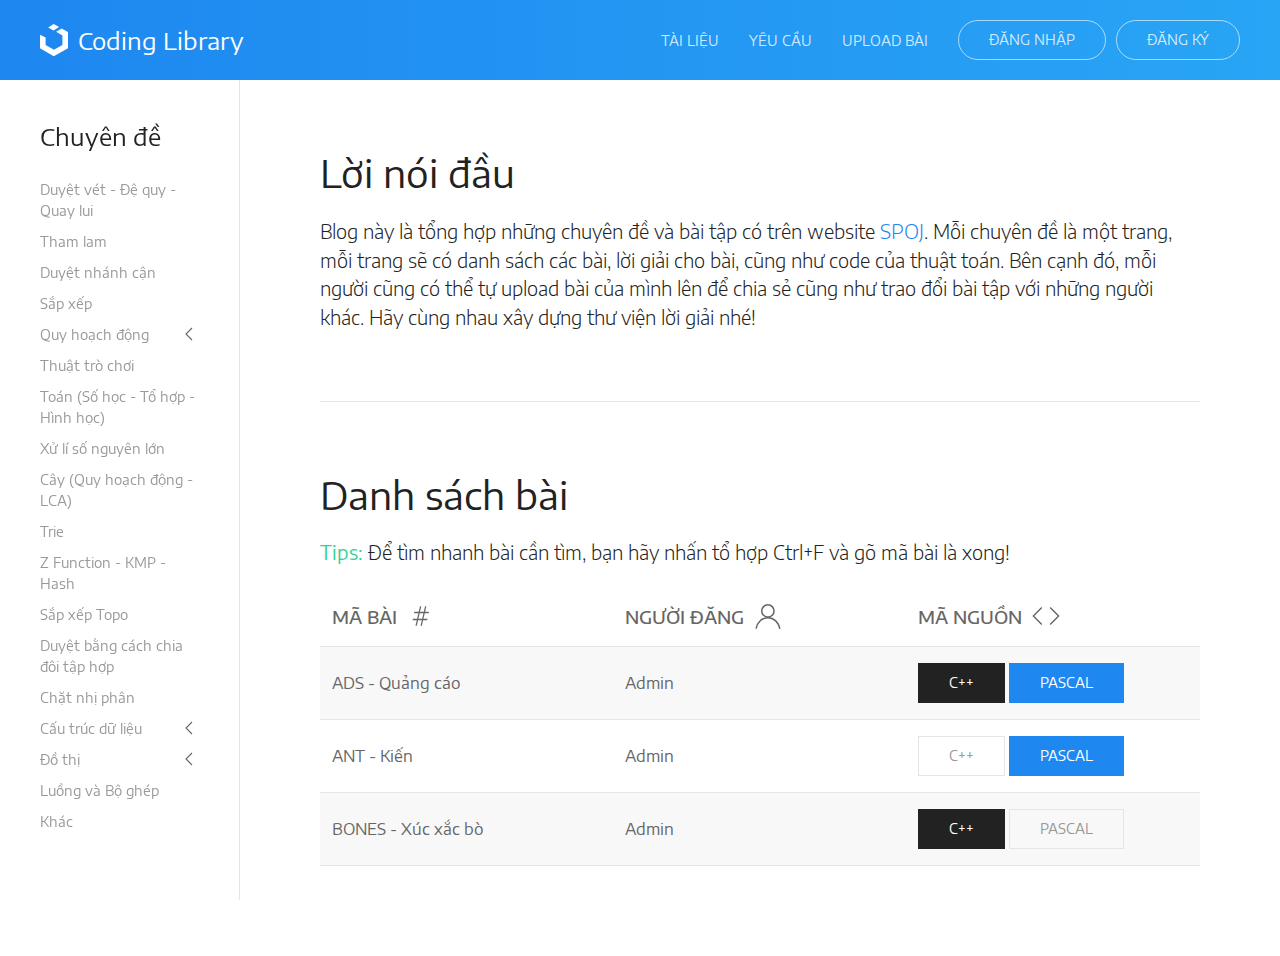
<file: index.html>
<!DOCTYPE html>
<html lang="en">
<head>
    <meta charset="UTF-8">
    <meta name="viewport" content="width=device-width, initial-scale=1">
    <link rel="icon" href="src/favicon.png">
    <title>Home</title>
    <link rel="stylesheet" href="css/uikit-tm.css">
    <script src="js/uikit.js"></script>
    <script src="js/uikit-icons.js"></script>
</head>
<body>
    <div class="uk-offcanvas-content">
        <!-- Navbar -->
        <nav class="uk-navbar-container tm-navbar-container uk-sticky uk-active uk-sticky-fixed" uk-sticky="media: 960">
            <div class="uk-container uk-container-expand">
                <nav class="uk-navbar">
                    <!-- Logo -->
                    <div class="uk-navbar-left">
                        <a class="uk-navbar-item uk-logo" href="#"><img uk-svg src="src/uikit-logo.svg" width="28" class="uk-margin-small-right" hidden="true" alt="">Coding Library</a>
                    </div>
                    <!-- Items -->
                    <div class="uk-navbar-right">
                        <ul class="uk-navbar-nav uk-visible@m">
                            <li><a href="document.html">Tài liệu</a></li>
                            <li><a href="request.html">Yêu cầu</a></li>
                            <li><a href="upload.html">Upload bài</a></li>
                        </ul>
                        <div class="uk-navbar-item uk-visible@m">
                            <a href="signin.html" class="uk-button uk-button-default tm-button-default uk-icon">Đăng nhập</a>
                            <a href="signup.html" class="uk-button uk-button-default tm-button-default uk-icon uk-margin-small-left">Đăng ký</a>
                        </div>
                        <!-- Toggle Icon -->
                        <a uk-navbar-toggle-icon href="#offcanvas" uk-toggle class="uk-navbar-toggle uk-hidden@m uk-navbar-toggle-icon uk-icon"></a>
                    </div>
                </nav>
            </div>
        </nav>
        <!-- Navaside -->
        <aside class="tm-sidebar-left uk-visible@m">
            <h3>Chuyên đề</h3>
            <ul class="uk-nav uk-nav-primary uk-nav-parent-icon tm-nav" id="uk-darkness" uk-nav="multiple: true">
                <li><a href="#">Duyệt vét - Đệ quy - Quay lui</a></li>
                <li><a href="algorithm.html">Tham lam</a></li>
                <li><a href="#">Duyệt nhánh cận</a></li>
                <li><a href="#">Sắp xếp</a></li>
                <li class="uk-parent">
                    <a href="#">Quy hoạch động</a>
                    <ul class="uk-nav-sub" id="uk-darkness">
                        <li><a href="#">Quy hoạch động</a></li>
                        <li><a href="#">Quy hoạch động dùng nhân ma trận</a></li>
                        <li><a href="#">Quy hoạch động - Vị trí cấu hình - Thứ tự từ điển</a></li>
                        <li><a href="#">Quy hoạch động - Dãy con tăng dài nhất</a></li>
                        <li><a href="#">Quy hoạch động trạng thái</a></li>
                    </ul>
                </li>

                <li><a href="#">Thuật trò chơi</a></li>
                <li><a href="#">Toán (Số học - Tổ hợp - Hình học)</a></li>
                <li><a href="#">Xử lí số nguyên lớn</a></li>
                <li><a href="#">Cây (Quy hoạch động - LCA)</a></li>
                <li><a href="#">Trie</a></li>
                <li><a href="#">Z Function - KMP - Hash</a></li>
                <li><a href="#">Sắp xếp Topo</a></li>
                <li><a href="#">Duyệt bằng cách chia đôi tập hợp</a></li>
                <li><a href="#">Chặt nhị phân</a></li>
                <li class="uk-parent">
                    <a href="#">Cấu trúc dữ liệu</a>
                    <ul class="uk-nav-sub" id="uk-darkness">
                        <li><a href="#">Heap (Priority Queue) + BST (Map - Set - Treap)</a></li>
                        <li><a href="#">Stack</a></li>
                        <li><a href="#">Queue</a></li>
                        <li><a href="#">Deque</a></li>
                        <li><a href="#">Binary Indexed Tree (BIT)</a></li>
                        <li><a href="#">Segment Tree (Interval Tree)</a></li>
                        <li><a href="#">Disjoint Set Union (DSU)</a></li>
                    </ul>
                </li>
                <li class="uk-parent">
                    <a href="#">Đồ thị</a>
                    <ul class="uk-nav-sub" id="uk-darkness">
                        <li><a href="#">DFS + BFS</a></li>
                        <li><a href="#">Cây khung (Kruskal - Prim)</a></li>
                        <li><a href="#">Đường đi ngắn nhất (Dijkstra)</a></li>
                        <li><a href="#">Chu trình Euler - Chu trình Hamilton</a></li>
                        <li><a href="#">Thuật toán Tarjan (Cầu khớp - Liên thông mạnh - Song liên thông)</a></li>
                    </ul>
                </li>
                <li><a href="#">Luồng và Bộ ghép</a></li>
                <li><a href="#">Khác</a></li>
            </ul>
        </aside>
        <!-- Content -->
        <div class="tm-main uk-section uk-section-default">
            <div class="uk-container uk-container-expand uk-position-relative">
                <!-- About us -->
                <section>
                    <h1 class="uk-h1 tm-heading-fragment">Lời nói đầu</h1>
                    <p class="uk-text-lead uk-text-medium">
                        Blog này là tổng hợp những chuyên đề và bài tập có trên website <a href="https://vn.spoj.com/" class="uk-button uk-button-text uk-button-text-link">SPOJ</a>. Mỗi chuyên đề là một trang, mỗi trang sẽ có danh sách các bài, lời giải cho bài, cũng như code của thuật toán. Bên cạnh đó, mỗi người cũng có thể tự upload bài của mình lên để chia sẻ cũng như trao đổi bài tập với những người khác. Hãy cùng nhau xây dựng thư viện lời giải nhé!
                    </p>
                </section>
                <hr class="uk-margin-large">
                <!-- Table -->
                <section>
                    <h1 class="uk-h1 tm-heading-fragment">Danh sách bài</h1>
                    <p class="uk-text-lead uk-text-medium">
                        <span class="uk-text-success uk-text-bold">Tips:</span> Để tìm nhanh bài cần tìm, bạn hãy nhấn tổ hợp Ctrl+F và gõ mã bài là xong!
                    </p>
                    <table class="uk-table uk-table-responsive uk-table-divider uk-table-striped uk-table-middle">
                        <thead>
                            <tr>
                            <th class="uk-width-1-3">Mã bài&nbsp;&nbsp;<span uk-icon="icon: hashtag; ratio: 1.4" class="uk-text-bottom"></span></th>
                            <th class="uk-width-1-3">Người đăng&nbsp;&nbsp;<span uk-icon="icon: user; ratio: 1.4" class="uk-text-bottom"></span></th>
                            <th class="uk-margin-0">Mã nguồn&nbsp;&nbsp;<span uk-icon="icon: code; ratio: 1.4" class="uk-text-bottom"></span></th>
                        </tr>
                        </thead>
                        <tbody>
                            <tr>
                                <td><a class="uk-text-table" href="">ADS - Quảng cáo</a></td>
                                <td>Admin</td>
                                <td>
                                    <button class="uk-button uk-button-secondary uk-margin-0">C++</button>
                                    <button class="uk-button uk-button-primary uk-margin-0">Pascal</button>
                                </td>
                            </tr>
                            <tr>
                                <td><a class="uk-text-table" href="detail.html">ANT - Kiến</a></td>
                                <td>Admin</td>
                                <td>
                                    <button class="uk-button uk-button-secondary uk-margin-0" disabled>C++</button>
                                    <button class="uk-button uk-button-primary uk-margin-0">Pascal</button>
                                </td>
                            </tr>
                            <tr>
                                <td><a class="uk-text-table" href="">BONES - Xúc xắc bò</a></td>
                                <td>Admin</td>
                                <td>
                                    <button class="uk-button uk-button-secondary uk-margin-0">C++</button>
                                    <button class="uk-button uk-button-primary uk-margin-0" disabled>Pascal</button>
                                </td>
                            </tr>
                        </tbody>
                    </table>
                </section>
            </div>
        </div>
    </div>
    <div id="offcanvas" class="uk-offcanvas" uk-offcanvas="mode: push; overlay: true">
        <div class="uk-offcanvas-bar">
            <div class="uk-panel">
                <div class="uk-margin-large-bottom" uk-margin>
                    <a class="uk-button uk-button-primary uk-width-1-1" href="signin.html">Đăng nhập</a>
                    <a class="uk-button uk-button-primary uk-width-1-1" href="signup.html">Đăng ký</a>
                </div>
                <div class="uk-darkness">
                    <h5 class="uk-text-uppercase uk-text-center uk-margin-small-top"><a href="document.html">Tài liệu</a></h5>
                    <h5 class="uk-text-uppercase uk-text-center uk-margin-small-top"><a href="request.html">Yêu cầu</a></h5>
                    <h5 class="uk-text-uppercase uk-text-center uk-margin-small-top"><a href="upload.html">Upload bài</a></h5>
                </div>
                <hr class="uk-margin-large">
                <h3 class="uk-margin-small-top">Chuyên đề</h3>
                <ul class="uk-nav uk-nav-default uk-nav-parent-icon tm-nav" id="uk-darkness" uk-nav="multiple: true">
                    <li><a href="#">Duyệt vét - Đệ quy - Quay lui</a></li>
                    <li><a href="algorithm.html">Tham lam</a></li>
                    <li><a href="#">Duyệt nhánh cận</a></li>
                    <li><a href="#">Sắp xếp</a></li>
                    <li class="uk-parent">
                        <a href="#">Quy hoạch động</a>
                        <ul class="uk-nav-sub" id="uk-darkness">
                            <li><a href="#">Quy hoạch động</a></li>
                            <li><a href="#">Quy hoạch động dùng nhân ma trận</a></li>
                            <li><a href="#">Quy hoạch động - Vị trí cấu hình - Thứ tự từ điển</a></li>
                            <li><a href="#">Quy hoạch động - Dãy con tăng dài nhất</a></li>
                            <li><a href="#">Quy hoạch động trạng thái</a></li>
                        </ul>
                    </li>

                    <li><a href="#">Thuật trò chơi</a></li>
                    <li><a href="#">Toán (Số học - Tổ hợp - Hình học)</a></li>
                    <li><a href="#">Xử lí số nguyên lớn</a></li>
                    <li><a href="#">Cây (Quy hoạch động - LCA)</a></li>
                    <li><a href="#">Trie</a></li>
                    <li><a href="#">Z Function - KMP - Hash</a></li>
                    <li><a href="#">Sắp xếp Topo</a></li>
                    <li><a href="#">Duyệt bằng cách chia đôi tập hợp</a></li>
                    <li><a href="#">Chặt nhị phân</a></li>
                    <li class="uk-parent">
                        <a href="#">Cấu trúc dữ liệu</a>
                        <ul class="uk-nav-sub" id="uk-darkness">
                            <li><a href="#">Heap (Priority Queue) + BST (Map - Set - Treap)</a></li>
                            <li><a href="#">Stack</a></li>
                            <li><a href="#">Queue</a></li>
                            <li><a href="#">Deque</a></li>
                            <li><a href="#">Binary Indexed Tree (BIT)</a></li>
                            <li><a href="#">Segment Tree (Interval Tree)</a></li>
                            <li><a href="#">Disjoint Set Union (DSU)</a></li>
                        </ul>
                    </li>
                    <li class="uk-parent">
                        <a href="#">Đồ thị</a>
                        <ul class="uk-nav-sub" id="uk-darkness">
                            <li><a href="#">DFS + BFS</a></li>
                            <li><a href="#">Cây khung (Kruskal - Prim)</a></li>
                            <li><a href="#">Đường đi ngắn nhất (Dijkstra)</a></li>
                            <li><a href="#">Chu trình Euler - Chu trình Hamilton</a></li>
                            <li><a href="#">Thuật toán Tarjan (Cầu khớp - Liên thông mạnh - Song liên thông)</a></li>
                        </ul>
                    </li>
                    <li><a href="#">Luồng và Bộ ghép</a></li>
                    <li><a href="#">Khác</a></li>
                </ul>
            </div>
        </div>
    </div>
</body>
</html>
</file>
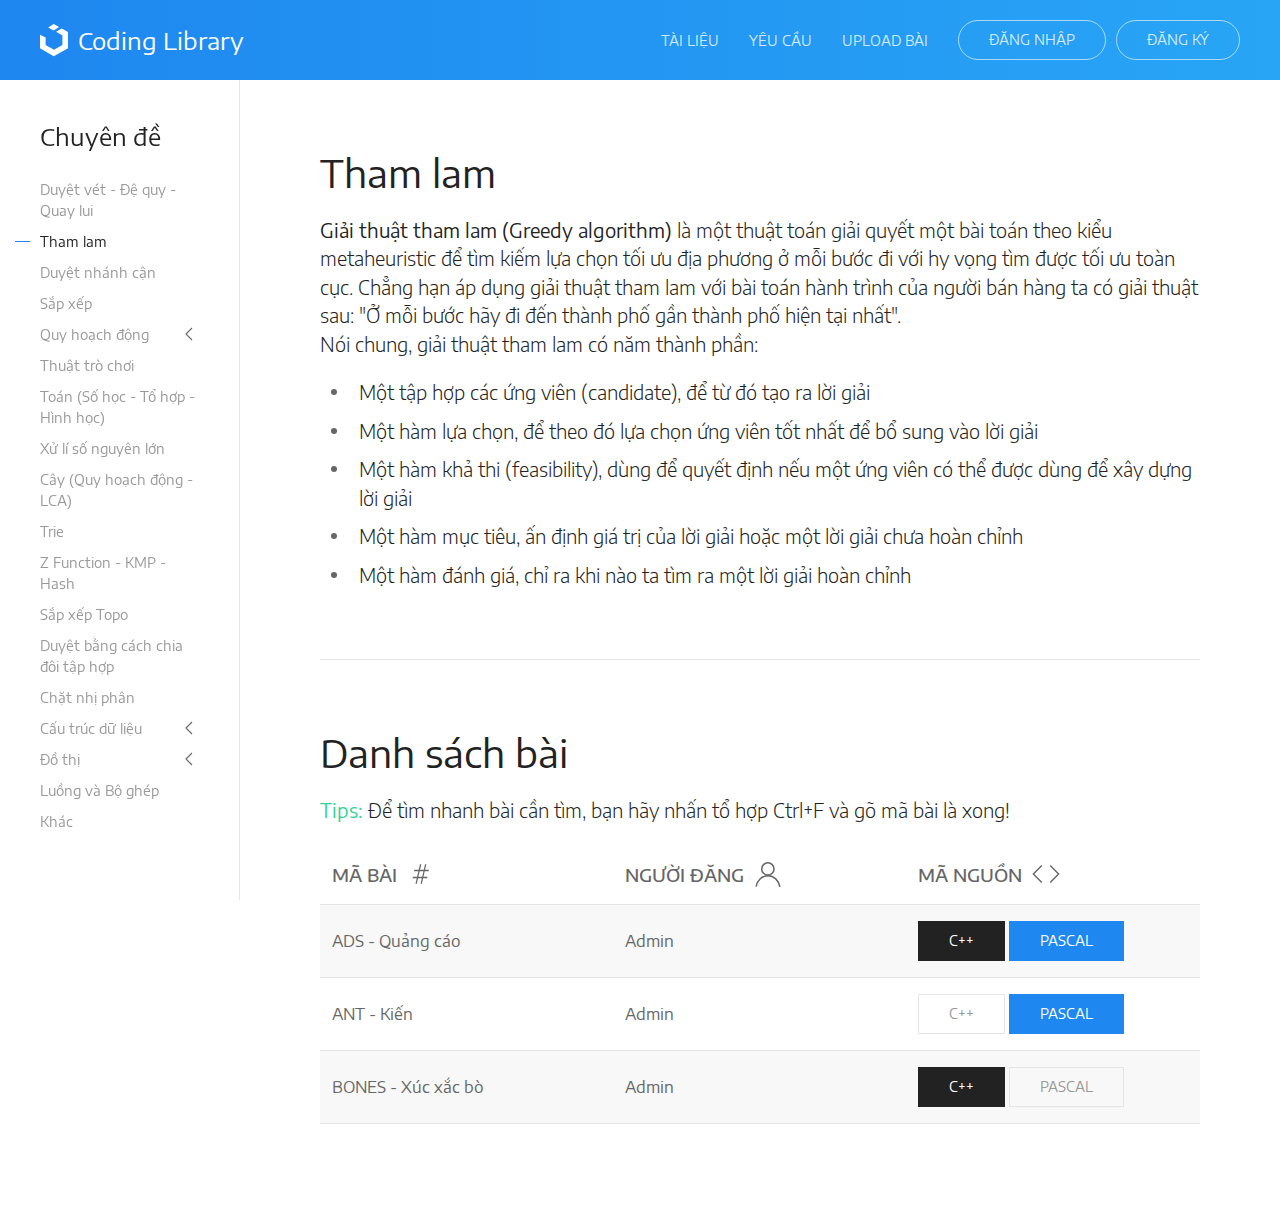
<file: algorithm.html>
<!DOCTYPE html>
<html lang="en">
<head>
    <meta charset="UTF-8">
    <meta name="viewport" content="width=device-width, initial-scale=1">
    <link rel="icon" href="src/favicon.png">
    <title>Algorithm</title>
    <link rel="stylesheet" href="css/uikit-tm.css">
    <script src="js/uikit.js"></script>
    <script src="js/uikit-icons.js"></script>
</head>
<body>
    <div class="uk-offcanvas-content">
        <!-- Navbar -->
        <nav class="uk-navbar-container tm-navbar-container uk-sticky uk-active uk-sticky-fixed" uk-sticky="media: 960">
            <div class="uk-container uk-container-expand">
                <nav class="uk-navbar">
                    <!-- Logo -->
                    <div class="uk-navbar-left">
                        <a class="uk-navbar-item uk-logo" href="index.html"><img uk-svg src="src/uikit-logo.svg" width="28" class="uk-margin-small-right" hidden="true" alt="">Coding Library</a>
                    </div>
                    <!-- Items -->
                    <div class="uk-navbar-right">
                        <ul class="uk-navbar-nav uk-visible@m">
                            <li><a href="document.html">Tài liệu</a></li>
                            <li><a href="request.html">Yêu cầu</a></li>
                            <li><a href="upload.html">Upload bài</a></li>
                        </ul>
                        <div class="uk-navbar-item uk-visible@m">
                            <a href="signin.html" class="uk-button uk-button-default tm-button-default uk-icon">Đăng nhập</a>
                            <a href="signup.html" class="uk-button uk-button-default tm-button-default uk-icon uk-margin-small-left">Đăng ký</a>
                        </div>
                        <!-- Toggle Icon -->
                        <a uk-navbar-toggle-icon href="#offcanvas" uk-toggle class="uk-navbar-toggle uk-hidden@m uk-navbar-toggle-icon uk-icon"></a>
                    </div>
                </nav>
            </div>
        </nav>
        <!-- Navaside -->
        <aside class="tm-sidebar-left uk-visible@m">
            <h3>Chuyên đề</h3>
            <ul class="uk-nav uk-nav-primary uk-nav-parent-icon tm-nav" id="uk-darkness" uk-nav="multiple: true">
                <li><a href="#">Duyệt vét - Đệ quy - Quay lui</a></li>
                <li class="router-link-exact-active uk-active"><a href="#">Tham lam</a></li>
                <li><a href="#">Duyệt nhánh cận</a></li>
                <li><a href="#">Sắp xếp</a></li>
                <li class="uk-parent">
                    <a href="#">Quy hoạch động</a>
                    <ul class="uk-nav-sub" id="uk-darkness">
                        <li><a href="#">Quy hoạch động</a></li>
                        <li><a href="#">Quy hoạch động dùng nhân ma trận</a></li>
                        <li><a href="#">Quy hoạch động - Vị trí cấu hình - Thứ tự từ điển</a></li>
                        <li><a href="#">Quy hoạch động - Dãy con tăng dài nhất</a></li>
                        <li><a href="#">Quy hoạch động trạng thái</a></li>
                    </ul>
                </li>

                <li><a href="#">Thuật trò chơi</a></li>
                <li><a href="#">Toán (Số học - Tổ hợp - Hình học)</a></li>
                <li><a href="#">Xử lí số nguyên lớn</a></li>
                <li><a href="#">Cây (Quy hoạch động - LCA)</a></li>
                <li><a href="#">Trie</a></li>
                <li><a href="#">Z Function - KMP - Hash</a></li>
                <li><a href="#">Sắp xếp Topo</a></li>
                <li><a href="#">Duyệt bằng cách chia đôi tập hợp</a></li>
                <li><a href="#">Chặt nhị phân</a></li>
                <li class="uk-parent">
                    <a href="#">Cấu trúc dữ liệu</a>
                    <ul class="uk-nav-sub" id="uk-darkness">
                        <li><a href="#">Heap (Priority Queue) + BST (Map - Set - Treap)</a></li>
                        <li><a href="#">Stack</a></li>
                        <li><a href="#">Queue</a></li>
                        <li><a href="#">Deque</a></li>
                        <li><a href="#">Binary Indexed Tree (BIT)</a></li>
                        <li><a href="#">Segment Tree (Interval Tree)</a></li>
                        <li><a href="#">Disjoint Set Union (DSU)</a></li>
                    </ul>
                </li>
                <li class="uk-parent">
                    <a href="#">Đồ thị</a>
                    <ul class="uk-nav-sub" id="uk-darkness">
                        <li><a href="#">DFS + BFS</a></li>
                        <li><a href="#">Cây khung (Kruskal - Prim)</a></li>
                        <li><a href="#">Đường đi ngắn nhất (Dijkstra)</a></li>
                        <li><a href="#">Chu trình Euler - Chu trình Hamilton</a></li>
                        <li><a href="#">Thuật toán Tarjan (Cầu khớp - Liên thông mạnh - Song liên thông)</a></li>
                    </ul>
                </li>
                <li><a href="#">Luồng và Bộ ghép</a></li>
                <li><a href="#">Khác</a></li>
            </ul>
        </aside>
        <!-- Content -->
        <div class="tm-main uk-section uk-section-default">
            <div class="uk-container uk-container-expand uk-position-relative">
                <!-- Table -->
                <section>
                    <h1 class="uk-h1 tm-heading-fragment">Tham lam</h1>
                    <p class="uk-text-lead uk-text-medium">
                        <strong>Giải thuật tham lam (Greedy algorithm)</strong> là một thuật toán giải quyết một bài toán theo kiểu metaheuristic để tìm kiếm lựa chọn tối ưu địa phương ở mỗi bước đi với hy vọng tìm được tối ưu toàn cục. Chẳng hạn áp dụng giải thuật tham lam với bài toán hành trình của người bán hàng ta có giải thuật sau: "Ở mỗi bước hãy đi đến thành phố gần thành phố hiện tại nhất". <br> Nói chung, giải thuật tham lam có năm thành phần: </p>
                    <ul class="uk-list uk-list-bullet uk-text-lead uk-text-medium">
                        <li>Một tập hợp các ứng viên (candidate), để từ đó tạo ra lời giải</li>
                        <li>Một hàm lựa chọn, để theo đó lựa chọn ứng viên tốt nhất để bổ sung vào lời giải</li>
                        <li>Một hàm khả thi (feasibility), dùng để quyết định nếu một ứng viên có thể được dùng để xây dựng lời giải</li>
                        <li>Một hàm mục tiêu, ấn định giá trị của lời giải hoặc một lời giải chưa hoàn chỉnh</li>
                        <li>Một hàm đánh giá, chỉ ra khi nào ta tìm ra một lời giải hoàn chỉnh</li>
                    </ul>
                    <p>
                    </p>
                </section>
                <hr class="uk-margin-large">
                <section>
                    <h1 class="uk-h1 tm-heading-fragment">Danh sách bài</h1>
                    <p class="uk-text-lead uk-text-medium">
                        <span class="uk-text-success uk-text-bold">Tips:</span> Để tìm nhanh bài cần tìm, bạn hãy nhấn tổ hợp Ctrl+F và gõ mã bài là xong!
                    </p>
                    <table class="uk-table uk-table-responsive uk-table-divider uk-table-striped uk-table-middle">
                        <thead>
                            <tr>
                                <th class="uk-width-1-3">Mã bài&nbsp;&nbsp;<span uk-icon="icon: hashtag; ratio: 1.4" class="uk-text-bottom"></span></th>
                                <th class="uk-width-1-3">Người đăng&nbsp;&nbsp;<span uk-icon="icon: user; ratio: 1.4" class="uk-text-bottom"></span></th>
                                <th class="uk-margin-0">Mã nguồn&nbsp;&nbsp;<span uk-icon="icon: code; ratio: 1.4" class="uk-text-bottom"></span></th>
                            </tr>
                        </thead>
                        <tbody>
                            <tr>
                                <td><a class="uk-text-table" href="#">ADS - Quảng cáo</a></td>
                                <td>Admin</td>
                                <td>
                                    <button class="uk-button uk-button-secondary uk-margin-0">C++</button>
                                    <button class="uk-button uk-button-primary uk-margin-0">Pascal</button>
                                </td>
                            </tr>
                            <tr>
                                <td><a class="uk-text-table" href="detail.html">ANT - Kiến</a></td>
                                <td>Admin</td>
                                <td>
                                    <button class="uk-button uk-button-secondary uk-margin-0" disabled>C++</button>
                                    <button class="uk-button uk-button-primary uk-margin-0">Pascal</button>
                                </td>
                            </tr>
                            <tr>
                                <td><a class="uk-text-table" href="#">BONES - Xúc xắc bò</a></td>
                                <td>Admin</td>
                                <td>
                                    <button class="uk-button uk-button-secondary uk-margin-0">C++</button>
                                    <button class="uk-button uk-button-primary uk-margin-0" disabled>Pascal</button>
                                </td>
                            </tr>
                        </tbody>
                    </table>
                </section>
            </div>
        </div>
    </div>
    <div id="offcanvas" class="uk-offcanvas" uk-offcanvas="mode: push; overlay: true">
        <div class="uk-offcanvas-bar">
            <div class="uk-panel">
                <div class="uk-margin-large-bottom" uk-margin>
                    <a class="uk-button uk-button-primary uk-width-1-1" href="signin.html">Đăng nhập</a>
                    <a class="uk-button uk-button-primary uk-width-1-1" href="signup.html">Đăng ký</a>
                </div>
                <div class="uk-darkness">
                    <h5 class="uk-text-uppercase uk-text-center uk-margin-small-top"><a href="document.html">Tài liệu</a></h5>
                    <h5 class="uk-text-uppercase uk-text-center uk-margin-small-top"><a href="request.html">Yêu cầu</a></h5>
                    <h5 class="uk-text-uppercase uk-text-center uk-margin-small-top"><a href="upload.html">Upload bài</a></h5>
                </div>
                <hr class="uk-margin-large">
                <h3 class="uk-margin-small-top">Chuyên đề</h3>
                <ul class="uk-nav uk-nav-default uk-nav-parent-icon tm-nav" id="uk-darkness" uk-nav="multiple: true">
                    <li><a href="#">Duyệt vét - Đệ quy - Quay lui</a></li>
                    <li><a href="#">Tham lam</a></li>
                    <li><a href="#">Duyệt nhánh cận</a></li>
                    <li><a href="#">Sắp xếp</a></li>
                    <li class="uk-parent">
                        <a href="#">Quy hoạch động</a>
                        <ul class="uk-nav-sub" id="uk-darkness">
                            <li><a href="#">Quy hoạch động</a></li>
                            <li><a href="#">Quy hoạch động dùng nhân ma trận</a></li>
                            <li><a href="#">Quy hoạch động - Vị trí cấu hình - Thứ tự từ điển</a></li>
                            <li><a href="#">Quy hoạch động - Dãy con tăng dài nhất</a></li>
                            <li><a href="#">Quy hoạch động trạng thái</a></li>
                        </ul>
                    </li>

                    <li><a href="#">Thuật trò chơi</a></li>
                    <li><a href="#">Toán (Số học - Tổ hợp - Hình học)</a></li>
                    <li><a href="#">Xử lí số nguyên lớn</a></li>
                    <li><a href="#">Cây (Quy hoạch động - LCA)</a></li>
                    <li><a href="#">Trie</a></li>
                    <li><a href="#">Z Function - KMP - Hash</a></li>
                    <li><a href="#">Sắp xếp Topo</a></li>
                    <li><a href="#">Duyệt bằng cách chia đôi tập hợp</a></li>
                    <li><a href="#">Chặt nhị phân</a></li>
                    <li class="uk-parent">
                        <a href="#">Cấu trúc dữ liệu</a>
                        <ul class="uk-nav-sub" id="uk-darkness">
                            <li><a href="#">Heap (Priority Queue) + BST (Map - Set - Treap)</a></li>
                            <li><a href="#">Stack</a></li>
                            <li><a href="#">Queue</a></li>
                            <li><a href="#">Deque</a></li>
                            <li><a href="#">Binary Indexed Tree (BIT)</a></li>
                            <li><a href="#">Segment Tree (Interval Tree)</a></li>
                            <li><a href="#">Disjoint Set Union (DSU)</a></li>
                        </ul>
                    </li>
                    <li class="uk-parent">
                        <a href="#">Đồ thị</a>
                        <ul class="uk-nav-sub" id="uk-darkness">
                            <li><a href="#">DFS + BFS</a></li>
                            <li><a href="#">Cây khung (Kruskal - Prim)</a></li>
                            <li><a href="#">Đường đi ngắn nhất (Dijkstra)</a></li>
                            <li><a href="#">Chu trình Euler - Chu trình Hamilton</a></li>
                            <li><a href="#">Thuật toán Tarjan (Cầu khớp - Liên thông mạnh - Song liên thông)</a></li>
                        </ul>
                    </li>
                    <li><a href="#">Luồng và Bộ ghép</a></li>
                    <li><a href="#">Khác</a></li>
                </ul>
            </div>
        </div>
    </div>
</body>

</html>
</file>
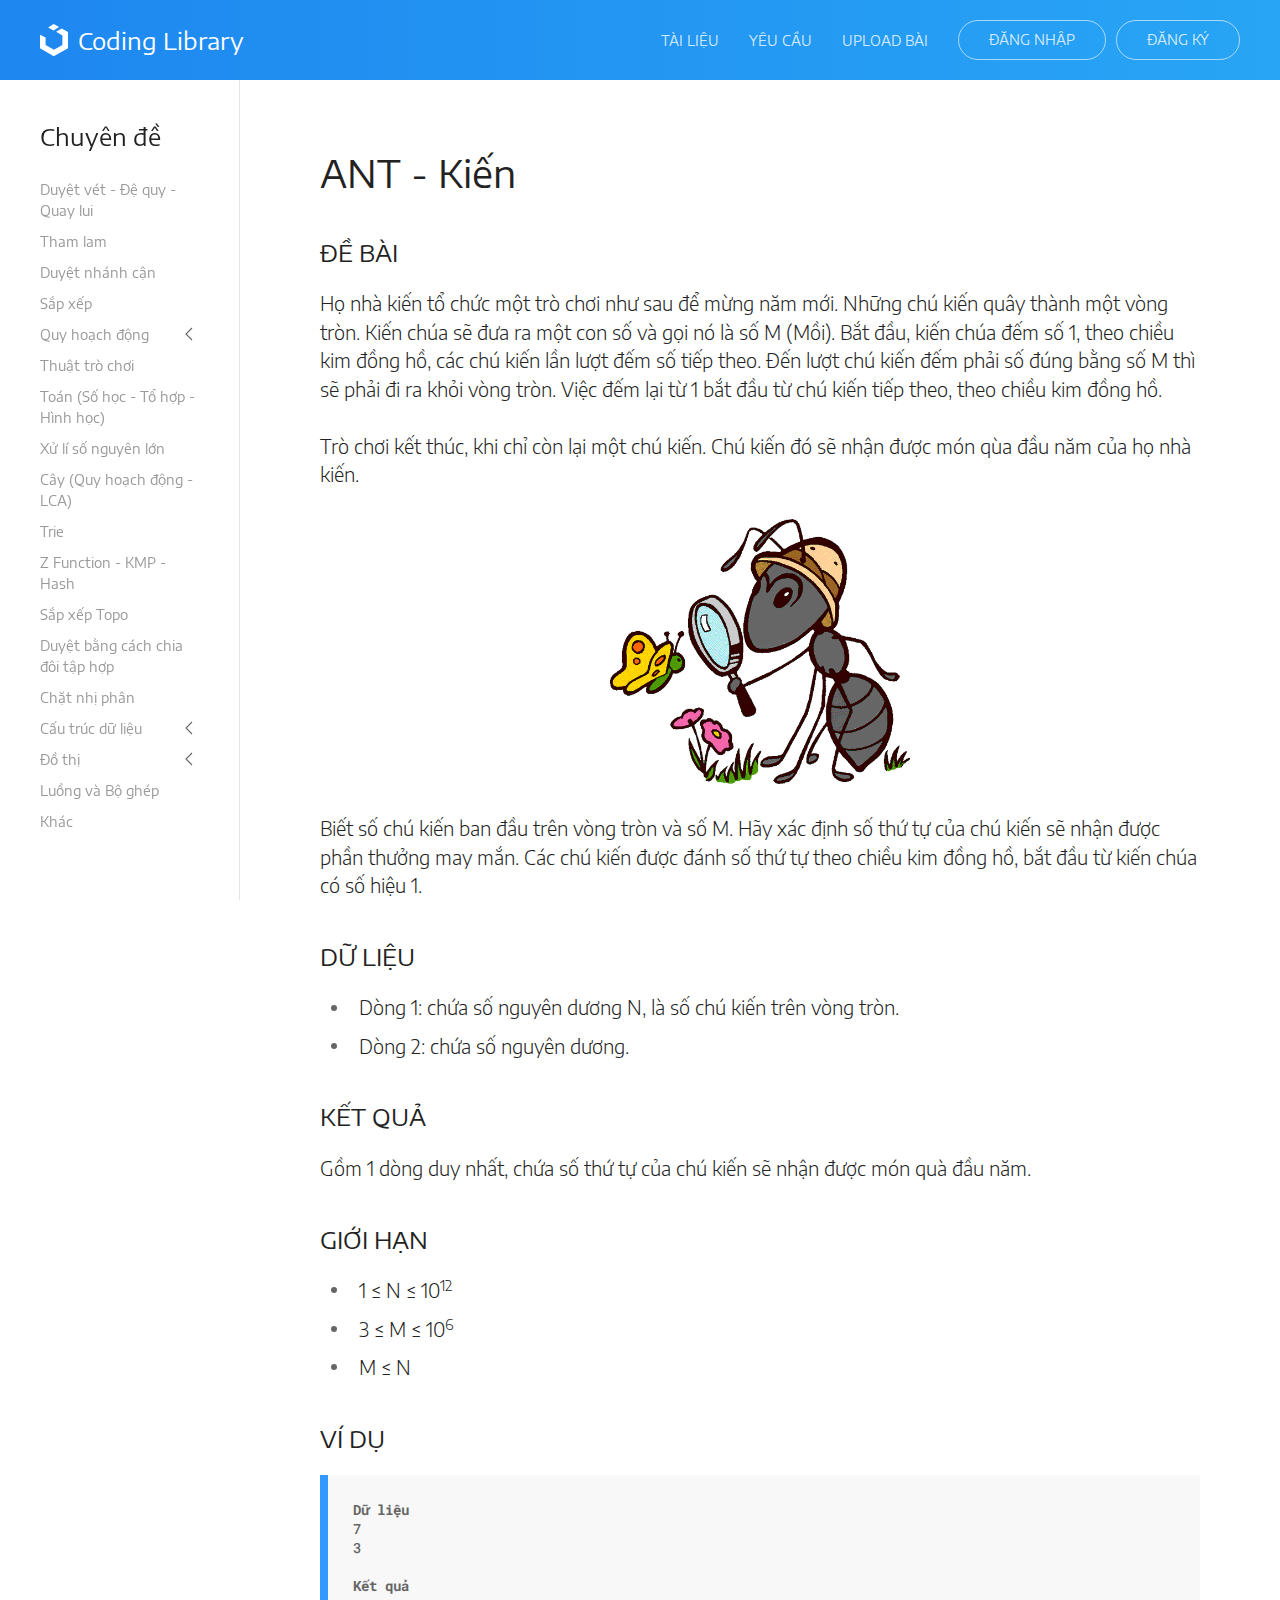
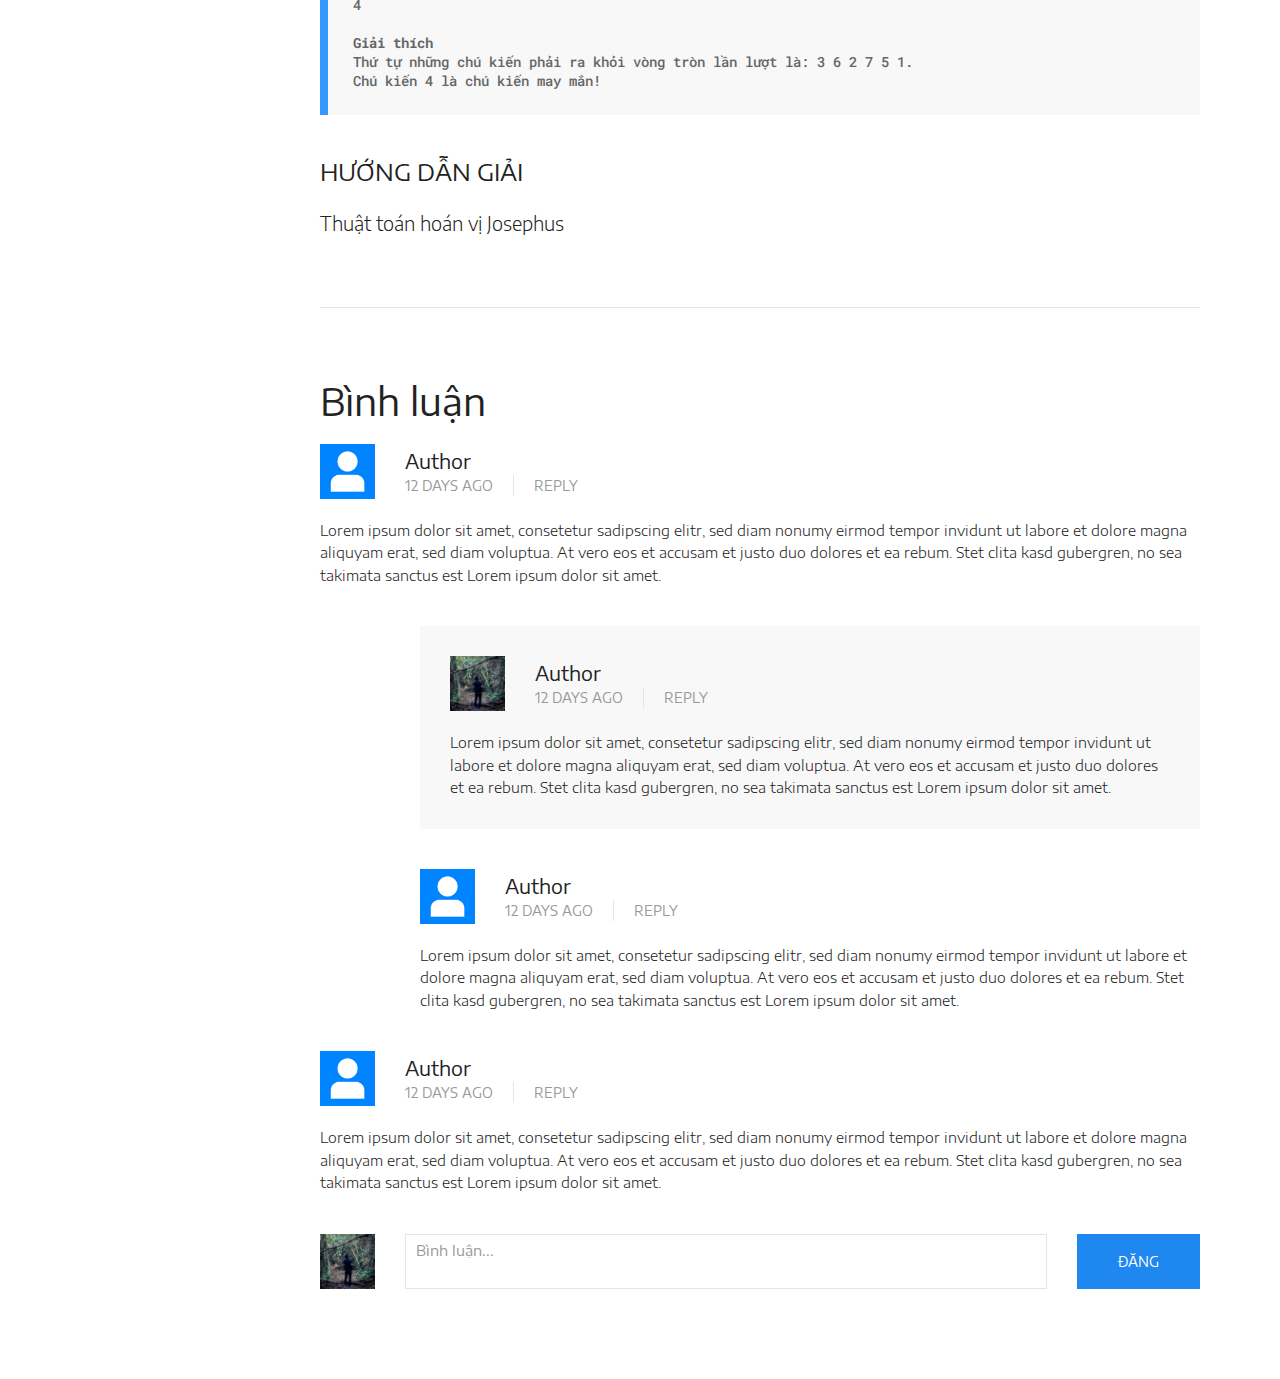
<file: detail.html>
<!DOCTYPE html>
<html lang="en">
<head>
    <meta charset="UTF-8">
    <meta name="viewport" content="width=device-width, initial-scale=1">
    <link rel="icon" href="src/favicon.png">
    <title>ANT - Kiến</title>
    <link rel="stylesheet" href="css/uikit-tm.css">
    <script src="js/uikit.js"></script>
    <script src="js/uikit-icons.js"></script>
    <script src="js/jquery-3.3.1.js"></script>
    <script>
        $(document).ready(function() {
            $("#first-comment-reply").click(function() {
                $("#first-comment").show();
            });
            $("#second-comment-reply").click(function() {
                $("#second-comment").show();
            });
            $("#third-comment-reply").click(function() {
                $("#third-comment").show();
            });
            $("#fourth-comment-reply").click(function() {
                $("#fourth-comment").show();
            });
        });

    </script>
</head>
<body>
    <div class="uk-offcanvas-content">
        <!-- Navbar -->
        <nav class="uk-navbar-container tm-navbar-container uk-sticky uk-active uk-sticky-fixed" uk-sticky="media: 960">
            <div class="uk-container uk-container-expand">
                <nav class="uk-navbar">
                    <!-- Logo -->
                    <div class="uk-navbar-left">
                        <a class="uk-navbar-item uk-logo" href="index.html"><img uk-svg src="src/uikit-logo.svg" width="28" class="uk-margin-small-right" hidden="true" alt="">Coding Library</a>
                    </div>
                    <!-- Items -->
                    <div class="uk-navbar-right">
                        <ul class="uk-navbar-nav uk-visible@m">
                            <li><a href="document.html">Tài liệu</a></li>
                            <li><a href="request.html">Yêu cầu</a></li>
                            <li><a href="upload.html">Upload bài</a></li>
                        </ul>
                        <div class="uk-navbar-item uk-visible@m">
                            <a href="signin.html" class="uk-button uk-button-default tm-button-default uk-icon">Đăng nhập</a>
                            <a href="signup.html" class="uk-button uk-button-default tm-button-default uk-icon uk-margin-small-left">Đăng ký</a>
                        </div>
                        <!-- Toggle Icon -->
                        <a uk-navbar-toggle-icon href="#offcanvas" uk-toggle class="uk-navbar-toggle uk-hidden@m uk-navbar-toggle-icon uk-icon"></a>
                    </div>
                </nav>
            </div>
        </nav>
        <!-- Navaside -->
        <aside class="tm-sidebar-left uk-visible@m">
            <h3>Chuyên đề</h3>
            <ul class="uk-nav uk-nav-primary uk-nav-parent-icon tm-nav" id="uk-darkness" uk-nav="multiple: true">
                <li><a href="#">Duyệt vét - Đệ quy - Quay lui</a></li>
                <li><a href="algorithm.html">Tham lam</a></li>
                <li><a href="#">Duyệt nhánh cận</a></li>
                <li><a href="#">Sắp xếp</a></li>
                <li class="uk-parent">
                    <a href="#">Quy hoạch động</a>
                    <ul class="uk-nav-sub" id="uk-darkness">
                        <li><a href="#">Quy hoạch động</a></li>
                        <li><a href="#">Quy hoạch động dùng nhân ma trận</a></li>
                        <li><a href="#">Quy hoạch động - Vị trí cấu hình - Thứ tự từ điển</a></li>
                        <li><a href="#">Quy hoạch động - Dãy con tăng dài nhất</a></li>
                        <li><a href="#">Quy hoạch động trạng thái</a></li>
                    </ul>
                </li>

                <li><a href="#">Thuật trò chơi</a></li>
                <li><a href="#">Toán (Số học - Tổ hợp - Hình học)</a></li>
                <li><a href="#">Xử lí số nguyên lớn</a></li>
                <li><a href="#">Cây (Quy hoạch động - LCA)</a></li>
                <li><a href="#">Trie</a></li>
                <li><a href="#">Z Function - KMP - Hash</a></li>
                <li><a href="#">Sắp xếp Topo</a></li>
                <li><a href="#">Duyệt bằng cách chia đôi tập hợp</a></li>
                <li><a href="#">Chặt nhị phân</a></li>
                <li class="uk-parent">
                    <a href="#">Cấu trúc dữ liệu</a>
                    <ul class="uk-nav-sub" id="uk-darkness">
                        <li><a href="#">Heap (Priority Queue) + BST (Map - Set - Treap)</a></li>
                        <li><a href="#">Stack</a></li>
                        <li><a href="#">Queue</a></li>
                        <li><a href="#">Deque</a></li>
                        <li><a href="#">Binary Indexed Tree (BIT)</a></li>
                        <li><a href="#">Segment Tree (Interval Tree)</a></li>
                        <li><a href="#">Disjoint Set Union (DSU)</a></li>
                    </ul>
                </li>
                <li class="uk-parent">
                    <a href="#">Đồ thị</a>
                    <ul class="uk-nav-sub" id="uk-darkness">
                        <li><a href="#">DFS + BFS</a></li>
                        <li><a href="#">Cây khung (Kruskal - Prim)</a></li>
                        <li><a href="#">Đường đi ngắn nhất (Dijkstra)</a></li>
                        <li><a href="#">Chu trình Euler - Chu trình Hamilton</a></li>
                        <li><a href="#">Thuật toán Tarjan (Cầu khớp - Liên thông mạnh - Song liên thông)</a></li>
                    </ul>
                </li>
                <li><a href="#">Luồng và Bộ ghép</a></li>
                <li><a href="#">Khác</a></li>
            </ul>
        </aside>
        <!-- Content -->
        <div class="tm-main uk-section uk-section-default">
            <div class="uk-container uk-container-expand uk-position-relative">
                <!-- About us -->
                <section>
                    <h1 class="uk-h1 tm-heading-fragment">ANT - Kiến</h1>
                    <h3 class="uk-h3 uk-text-uppercase">Đề bài</h3>
                    <p class="uk-text-lead uk-text-medium">
                        Họ nhà kiến tổ chức một trò chơi như sau để mừng năm mới. Những chú kiến quây thành một vòng tròn. Kiến chúa sẽ đưa ra một con số và gọi nó là số M (Mồi). Bắt đầu, kiến chúa đếm số 1, theo chiều kim đồng hồ, các chú kiến lần lượt đếm số tiếp theo. Đến lượt chú kiến đếm phải số đúng bằng số M thì sẽ phải đi ra khỏi vòng tròn. Việc đếm lại từ 1 bắt đầu từ chú kiến tiếp theo, theo chiều kim đồng hồ. <br><br> Trò chơi kết thúc, khi chỉ còn lại một chú kiến. Chú kiến đó sẽ nhận được món qùa đầu năm của họ nhà kiến. <br>
                        <img class="uk-align-center" src="src/ANT.gif" alt="" width="300" uk-img> Biết số chú kiến ban đầu trên vòng tròn và số M. Hãy xác định số thứ tự của chú kiến sẽ nhận được phần thưởng may mắn. Các chú kiến được đánh số thứ tự theo chiều kim đồng hồ, bắt đầu từ kiến chúa có số hiệu 1.
                    </p>
                    <h3 class="uk-h3 uk-text-uppercase">Dữ liệu</h3>
                    <ul class="uk-list uk-list-bullet uk-text-lead uk-text-medium">
                        <li>Dòng 1: chứa số nguyên dương N, là số chú kiến trên vòng tròn.</li>
                        <li>Dòng 2: chứa số nguyên dương.</li>
                    </ul>
                    <h3 class="uk-h3 uk-text-uppercase">Kết quả</h3>
                    <p class="uk-text-lead uk-text-medium">
                        Gồm 1 dòng duy nhất, chứa số thứ tự của chú kiến sẽ nhận được món quà đầu năm.
                    </p>
                    <h3 class="uk-h3 uk-text-uppercase">Giới hạn</h3>
                    <ul class="uk-list uk-list-bullet uk-text-lead uk-text-medium">
                        <li>1 ≤ N ≤ 10<sup>12</sup></li>
                        <li>3 ≤ M ≤ 10<sup>6</sup></li>
                        <li>M ≤ N</li>
                    </ul>
                    <h3 class="uk-h3 uk-text-uppercase">Ví dụ</h3>
                    <pre><code>Dữ liệu</code>
7
3
                        
<code>Kết quả</code>
4
                        
<code>Giải thích</code>
Thứ tự những chú kiến phải ra khỏi vòng tròn lần lượt là: 3 6 2 7 5 1. 
Chú kiến 4 là chú kiến may mắn!</pre>
                    <h3 class="uk-h3 uk-text-uppercase">Hướng dẫn giải</h3>
                    <p class="uk-text-lead uk-text-medium">
                        Thuật toán hoán vị Josephus
                    </p>
                </section>
                <hr class="uk-margin-large">
                <section>
                    <h1 class="uk-h1 tm-heading-fragment">Bình luận</h1>
                    <ul class="uk-comment-list">
                        <li>
                            <article class="uk-comment">
                                <header class="uk-comment-header uk-position-relative">
                                    <div class="uk-grid-medium uk-flex-middle" uk-grid>
                                        <div class="uk-width-auto">
                                            <img class="uk-comment-avatar" src="src/No%20Ava.png" width="55" height="55" alt="">
                                        </div>
                                        <div class="uk-width-expand">
                                            <h4 class="uk-comment-title uk-margin-remove"><a class="uk-link-reset" href="#">Author</a></h4>
                                            <ul class="uk-comment-meta uk-subnav uk-subnav-divider uk-margin-remove-top">
                                                <li class="uk-text-uppercase">12 days ago</li>
                                                <li><a id="first-comment-reply" href="#first-comment" uk-scroll>Reply</a></li>
                                            </ul>
                                        </div>
                                    </div>
                                </header>
                                <div class="uk-comment-body">
                                    <p class="uk-text-lead uk-text-small">
                                        Lorem ipsum dolor sit amet, consetetur sadipscing elitr, sed diam nonumy eirmod tempor invidunt ut labore et dolore magna aliquyam erat, sed diam voluptua. At vero eos et accusam et justo duo dolores et ea rebum. Stet clita kasd gubergren, no sea takimata sanctus est Lorem ipsum dolor sit amet.
                                    </p>
                                </div>
                            </article>
                            <ul>
                                <li>
                                    <article class="uk-comment uk-comment-primary">
                                        <header class="uk-comment-header uk-position-relative">
                                            <div class="uk-grid-medium uk-flex-middle" uk-grid>
                                                <div class="uk-width-auto">
                                                    <img class="uk-comment-avatar" src="src/Ava.jpg" width="55" height="55" alt="">
                                                </div>
                                                <div class="uk-width-expand">
                                                    <h4 class="uk-comment-title uk-margin-remove"><a class="uk-link-reset" href="#">Author</a></h4>
                                                    <ul class="uk-comment-meta uk-subnav uk-subnav-divider uk-margin-remove-top">
                                                        <li class="uk-text-uppercase">12 days ago</li>
                                                        <li><a id="second-comment-reply" href="#second-comment" uk-scroll>Reply</a></li>
                                                    </ul>
                                                </div>
                                            </div>
                                        </header>
                                        <div class="uk-comment-body">
                                            <p class="uk-text-lead uk-text-small">
                                                Lorem ipsum dolor sit amet, consetetur sadipscing elitr, sed diam nonumy eirmod tempor invidunt ut labore et dolore magna aliquyam erat, sed diam voluptua. At vero eos et accusam et justo duo dolores et ea rebum. Stet clita kasd gubergren, no sea takimata sanctus est Lorem ipsum dolor sit amet.
                                            </p>
                                        </div>
                                    </article>
                                    <ul>
                                        <li id="second-comment" class="uk-hidden">
                                            <div class="uk-grid-medium" uk-grid>
                                                <div class="uk-width-auto">
                                                    <img class="uk-comment-avatar" src="src/Ava.jpg" width="55" height="55" alt="">
                                                </div>
                                                <div class="uk-width-expand">
                                                    <textarea cols="30" rows="3" placeholder="Bình luận..." class="uk-textarea"></textarea>
                                                </div>
                                                <div class="uk-width-auto">
                                                    <button class="uk-button uk-button-primary uk-button-small" style="height: 55px">Đăng</button>
                                                </div>
                                            </div>
                                        </li>
                                    </ul>
                                </li>
                                <li>
                                    <article class="uk-comment">
                                        <header class="uk-comment-header uk-position-relative">
                                            <div class="uk-grid-medium uk-flex-middle" uk-grid>
                                                <div class="uk-width-auto">
                                                    <img class="uk-comment-avatar" src="src/No%20Ava.png" width="55" height="55" alt="">
                                                </div>
                                                <div class="uk-width-expand">
                                                    <h4 class="uk-comment-title uk-margin-remove"><a class="uk-link-reset" href="#">Author</a></h4>
                                                    <ul class="uk-comment-meta uk-subnav uk-subnav-divider uk-margin-remove-top">
                                                        <li class="uk-text-uppercase">12 days ago</li>
                                                        <li><a id="third-comment-reply" href="#third-comment" uk-scroll>Reply</a></li>
                                                    </ul>
                                                </div>
                                            </div>
                                        </header>
                                        <div class="uk-comment-body">
                                            <p class="uk-text-lead uk-text-small">
                                                Lorem ipsum dolor sit amet, consetetur sadipscing elitr, sed diam nonumy eirmod tempor invidunt ut labore et dolore magna aliquyam erat, sed diam voluptua. At vero eos et accusam et justo duo dolores et ea rebum. Stet clita kasd gubergren, no sea takimata sanctus est Lorem ipsum dolor sit amet.
                                            </p>
                                        </div>
                                    </article>
                                    <ul>
                                        <li id="third-comment" class="uk-hidden">
                                            <div class="uk-grid-medium" uk-grid>
                                                <div class="uk-width-auto">
                                                    <img class="uk-comment-avatar" src="src/Ava.jpg" width="55" height="55" alt="">
                                                </div>
                                                <div class="uk-width-expand">
                                                    <textarea cols="30" rows="3" placeholder="Bình luận..." class="uk-textarea"></textarea>
                                                </div>
                                                <div class="uk-width-auto">
                                                    <button class="uk-button uk-button-primary uk-button-small" style="height: 55px">Đăng</button>
                                                </div>
                                            </div>
                                        </li>
                                    </ul>
                                </li>
                                <li id="first-comment" class="uk-hidden">
                                    <div class="uk-grid-medium" uk-grid>
                                        <div class="uk-width-auto">
                                            <img class="uk-comment-avatar" src="src/Ava.jpg" width="55" height="55" alt="">
                                        </div>
                                        <div class="uk-width-expand">
                                            <textarea cols="30" rows="3" placeholder="Bình luận..." class="uk-textarea"></textarea>
                                        </div>
                                        <div class="uk-width-auto">
                                            <button class="uk-button uk-button-primary uk-button-small" style="height: 55px">Đăng</button>
                                        </div>
                                    </div>
                                </li>
                            </ul>
                        </li>
                        <li>
                            <article class="uk-comment">
                                <header class="uk-comment-header uk-position-relative">
                                    <div class="uk-grid-medium uk-flex-middle" uk-grid>
                                        <div class="uk-width-auto">
                                            <img class="uk-comment-avatar" src="src/No%20Ava.png" width="55" height="55" alt="">
                                        </div>
                                        <div class="uk-width-expand">
                                            <h4 class="uk-comment-title uk-margin-remove"><a class="uk-link-reset" href="#">Author</a></h4>
                                            <ul class="uk-comment-meta uk-subnav uk-subnav-divider uk-margin-remove-top">
                                                <li class="uk-text-uppercase">12 days ago</li>
                                                <li><a id="fourth-comment-reply" href="#fourth-comment" uk-scroll>Reply</a></li>
                                            </ul>
                                        </div>
                                    </div>
                                </header>
                                <div class="uk-comment-body">
                                    <p class="uk-text-lead uk-text-small">
                                        Lorem ipsum dolor sit amet, consetetur sadipscing elitr, sed diam nonumy eirmod tempor invidunt ut labore et dolore magna aliquyam erat, sed diam voluptua. At vero eos et accusam et justo duo dolores et ea rebum. Stet clita kasd gubergren, no sea takimata sanctus est Lorem ipsum dolor sit amet.
                                    </p>
                                </div>
                            </article>
                            <ul>
                                <li id="fourth-comment" class="uk-hidden">
                                    <div class="uk-grid-medium" uk-grid>
                                        <div class="uk-width-auto">
                                            <img class="uk-comment-avatar" src="src/Ava.jpg" width="55" height="55" alt="">
                                        </div>
                                        <div class="uk-width-expand">
                                            <textarea cols="30" rows="3" placeholder="Bình luận..." class="uk-textarea"></textarea>
                                        </div>
                                        <div class="uk-width-auto">
                                            <button class="uk-button uk-button-primary uk-button-small" style="height: 55px">Đăng</button>
                                        </div>
                                    </div>
                                </li>
                            </ul>
                        </li>
                        <li>
                            <div class="uk-grid-medium" uk-grid>
                                <div class="uk-width-auto">
                                    <img class="uk-comment-avatar" src="src/Ava.jpg" width="55" height="55" alt="">
                                </div>
                                <div class="uk-width-expand">
                                    <textarea cols="30" rows="3" placeholder="Bình luận..." class="uk-textarea"></textarea>
                                </div>
                                <div class="uk-width-auto">
                                    <button class="uk-button uk-button-primary uk-button-large" style="height: 55px">Đăng</button>
                                </div>
                            </div>
                        </li>
                    </ul>
                </section>
            </div>
        </div>
    </div>
    <div id="offcanvas" class="uk-offcanvas" uk-offcanvas="mode: push; overlay: true">
        <div class="uk-offcanvas-bar">
            <div class="uk-panel">
                <div class="uk-margin-large-bottom" uk-margin>
                    <a class="uk-button uk-button-primary uk-width-1-1" href="signin.html">Đăng nhập</a>
                    <a class="uk-button uk-button-primary uk-width-1-1" href="signup.html">Đăng ký</a>
                </div>
                <div class="uk-darkness">
                    <h5 class="uk-text-uppercase uk-text-center uk-margin-small-top"><a href="document.html">Tài liệu</a></h5>
                    <h5 class="uk-text-uppercase uk-text-center uk-margin-small-top"><a href="request.html">Yêu cầu</a></h5>
                    <h5 class="uk-text-uppercase uk-text-center uk-margin-small-top"><a href="upload.html">Upload bài</a></h5>
                </div>
                <hr class="uk-margin-large">
                <h3 class="uk-margin-small-top">Chuyên đề</h3>
                <ul class="uk-nav uk-nav-default uk-nav-parent-icon tm-nav" id="uk-darkness" uk-nav="multiple: true">
                    <li><a href="#">Duyệt vét - Đệ quy - Quay lui</a></li>
                    <li><a href="algorithm.html">Tham lam</a></li>
                    <li><a href="#">Duyệt nhánh cận</a></li>
                    <li><a href="#">Sắp xếp</a></li>
                    <li class="uk-parent">
                        <a href="#">Quy hoạch động</a>
                        <ul class="uk-nav-sub" id="uk-darkness">
                            <li><a href="#">Quy hoạch động</a></li>
                            <li><a href="#">Quy hoạch động dùng nhân ma trận</a></li>
                            <li><a href="#">Quy hoạch động - Vị trí cấu hình - Thứ tự từ điển</a></li>
                            <li><a href="#">Quy hoạch động - Dãy con tăng dài nhất</a></li>
                            <li><a href="#">Quy hoạch động trạng thái</a></li>
                        </ul>
                    </li>

                    <li><a href="#">Thuật trò chơi</a></li>
                    <li><a href="#">Toán (Số học - Tổ hợp - Hình học)</a></li>
                    <li><a href="#">Xử lí số nguyên lớn</a></li>
                    <li><a href="#">Cây (Quy hoạch động - LCA)</a></li>
                    <li><a href="#">Trie</a></li>
                    <li><a href="#">Z Function - KMP - Hash</a></li>
                    <li><a href="#">Sắp xếp Topo</a></li>
                    <li><a href="#">Duyệt bằng cách chia đôi tập hợp</a></li>
                    <li><a href="#">Chặt nhị phân</a></li>
                    <li class="uk-parent">
                        <a href="#">Cấu trúc dữ liệu</a>
                        <ul class="uk-nav-sub" id="uk-darkness">
                            <li><a href="#">Heap (Priority Queue) + BST (Map - Set - Treap)</a></li>
                            <li><a href="#">Stack</a></li>
                            <li><a href="#">Queue</a></li>
                            <li><a href="#">Deque</a></li>
                            <li><a href="#">Binary Indexed Tree (BIT)</a></li>
                            <li><a href="#">Segment Tree (Interval Tree)</a></li>
                            <li><a href="#">Disjoint Set Union (DSU)</a></li>
                        </ul>
                    </li>
                    <li class="uk-parent">
                        <a href="#">Đồ thị</a>
                        <ul class="uk-nav-sub" id="uk-darkness">
                            <li><a href="#">DFS + BFS</a></li>
                            <li><a href="#">Cây khung (Kruskal - Prim)</a></li>
                            <li><a href="#">Đường đi ngắn nhất (Dijkstra)</a></li>
                            <li><a href="#">Chu trình Euler - Chu trình Hamilton</a></li>
                            <li><a href="#">Thuật toán Tarjan (Cầu khớp - Liên thông mạnh - Song liên thông)</a></li>
                        </ul>
                    </li>
                    <li><a href="#">Luồng và Bộ ghép</a></li>
                    <li><a href="#">Khác</a></li>
                </ul>
            </div>
        </div>
    </div>
</body>
</html>
</file>
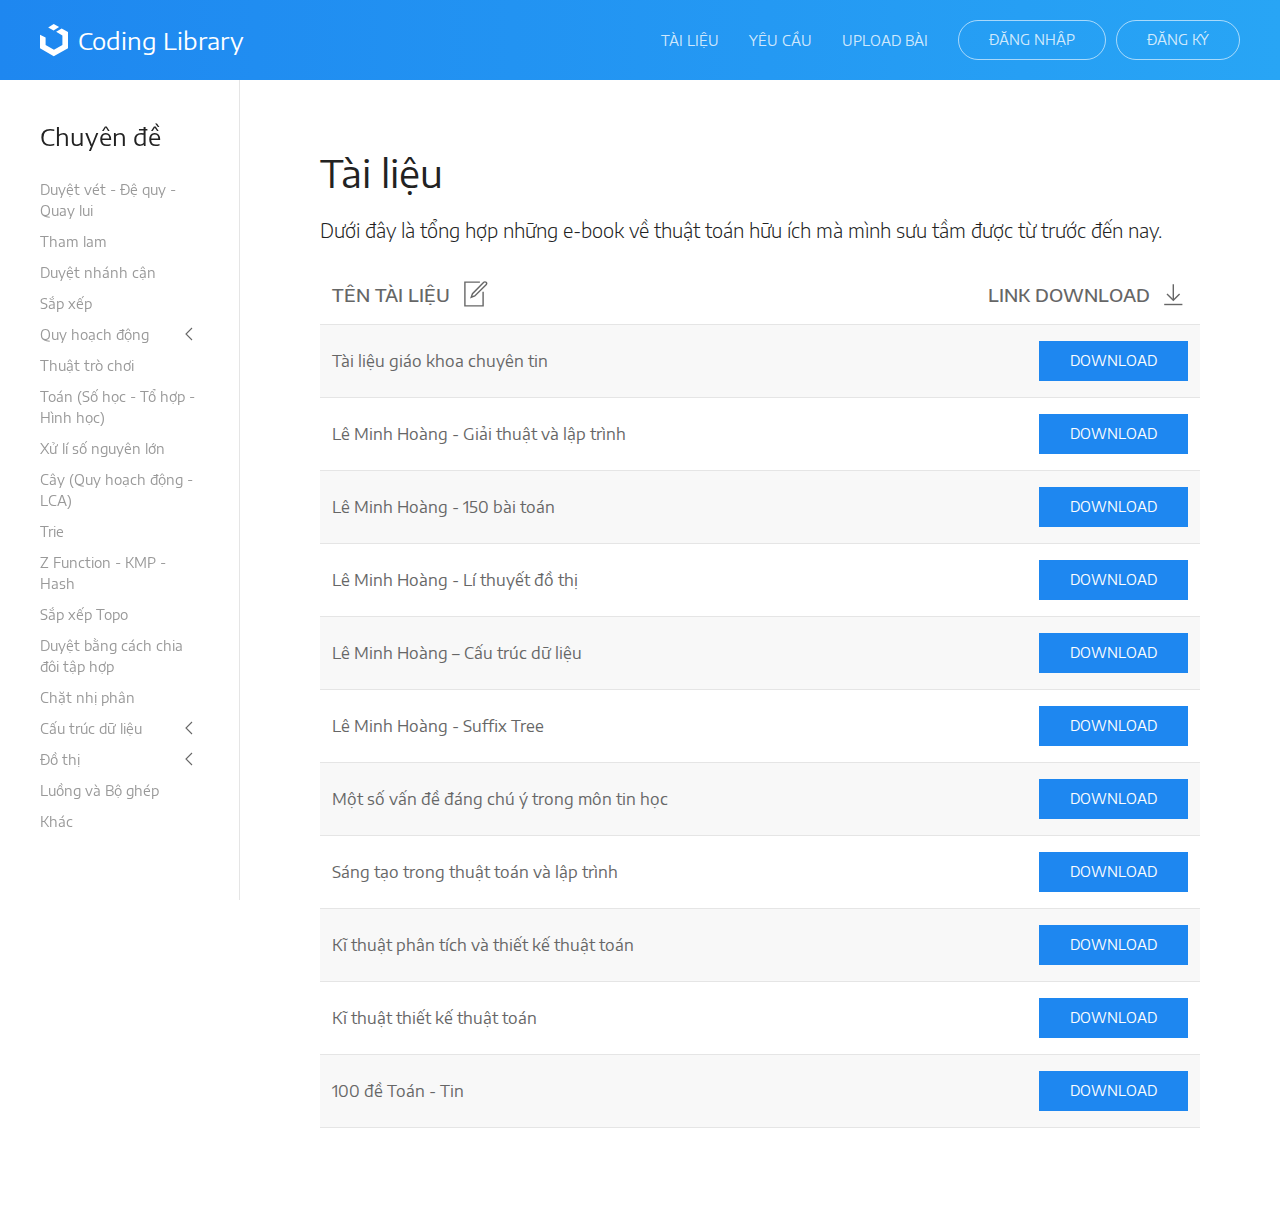
<file: document.html>
<!DOCTYPE html>
<html lang="en">
<head>
    <meta charset="UTF-8">
    <meta name="viewport" content="width=device-width, initial-scale=1">
    <link rel="icon" href="src/favicon.png">
    <title>Document</title>
    <link rel="stylesheet" href="css/uikit-tm.css">
    <script src="js/uikit.js"></script>
    <script src="js/uikit-icons.js"></script>
</head>
<body>
    <div class="uk-offcanvas-content">
        <!-- Navbar -->
        <nav class="uk-navbar-container tm-navbar-container uk-sticky uk-active uk-sticky-fixed" uk-sticky="media: 960">
            <div class="uk-container uk-container-expand">
                <nav class="uk-navbar">
                    <!-- Logo -->
                    <div class="uk-navbar-left">
                        <a class="uk-navbar-item uk-logo" href="index.html"><img uk-svg src="src/uikit-logo.svg" width="28" class="uk-margin-small-right" hidden="true" alt="">Coding Library</a>
                    </div>
                    <!-- Items -->
                    <div class="uk-navbar-right">
                        <ul class="uk-navbar-nav uk-visible@m">
                            <li><a href="#">Tài liệu</a></li>
                            <li><a href="request.html">Yêu cầu</a></li>
                            <li><a href="upload.html">Upload bài</a></li>
                        </ul>
                        <div class="uk-navbar-item uk-visible@m">
                            <a href="signin.html" class="uk-button uk-button-default tm-button-default uk-icon">Đăng nhập</a>
                            <a href="signup.html" class="uk-button uk-button-default tm-button-default uk-icon uk-margin-small-left">Đăng ký</a>
                        </div>
                        <!-- Toggle Icon -->
                        <a uk-navbar-toggle-icon href="#offcanvas" uk-toggle class="uk-navbar-toggle uk-hidden@m uk-navbar-toggle-icon uk-icon"></a>
                    </div>
                </nav>
            </div>
        </nav>
        <!-- Navaside -->
        <aside class="tm-sidebar-left uk-visible@m">
            <h3>Chuyên đề</h3>
            <ul class="uk-nav uk-nav-primary uk-nav-parent-icon tm-nav" id="uk-darkness" uk-nav="multiple: true">
                <li><a href="#">Duyệt vét - Đệ quy - Quay lui</a></li>
                <li><a href="algorithm.html">Tham lam</a></li>
                <li><a href="#">Duyệt nhánh cận</a></li>
                <li><a href="#">Sắp xếp</a></li>
                <li class="uk-parent">
                    <a href="#">Quy hoạch động</a>
                    <ul class="uk-nav-sub" id="uk-darkness">
                        <li><a href="#">Quy hoạch động</a></li>
                        <li><a href="#">Quy hoạch động dùng nhân ma trận</a></li>
                        <li><a href="#">Quy hoạch động - Vị trí cấu hình - Thứ tự từ điển</a></li>
                        <li><a href="#">Quy hoạch động - Dãy con tăng dài nhất</a></li>
                        <li><a href="#">Quy hoạch động trạng thái</a></li>
                    </ul>
                </li>

                <li><a href="#">Thuật trò chơi</a></li>
                <li><a href="#">Toán (Số học - Tổ hợp - Hình học)</a></li>
                <li><a href="#">Xử lí số nguyên lớn</a></li>
                <li><a href="#">Cây (Quy hoạch động - LCA)</a></li>
                <li><a href="#">Trie</a></li>
                <li><a href="#">Z Function - KMP - Hash</a></li>
                <li><a href="#">Sắp xếp Topo</a></li>
                <li><a href="#">Duyệt bằng cách chia đôi tập hợp</a></li>
                <li><a href="#">Chặt nhị phân</a></li>
                <li class="uk-parent">
                    <a href="#">Cấu trúc dữ liệu</a>
                    <ul class="uk-nav-sub" id="uk-darkness">
                        <li><a href="#">Heap (Priority Queue) + BST (Map - Set - Treap)</a></li>
                        <li><a href="#">Stack</a></li>
                        <li><a href="#">Queue</a></li>
                        <li><a href="#">Deque</a></li>
                        <li><a href="#">Binary Indexed Tree (BIT)</a></li>
                        <li><a href="#">Segment Tree (Interval Tree)</a></li>
                        <li><a href="#">Disjoint Set Union (DSU)</a></li>
                    </ul>
                </li>
                <li class="uk-parent">
                    <a href="#">Đồ thị</a>
                    <ul class="uk-nav-sub" id="uk-darkness">
                        <li><a href="#">DFS + BFS</a></li>
                        <li><a href="#">Cây khung (Kruskal - Prim)</a></li>
                        <li><a href="#">Đường đi ngắn nhất (Dijkstra)</a></li>
                        <li><a href="#">Chu trình Euler - Chu trình Hamilton</a></li>
                        <li><a href="#">Thuật toán Tarjan (Cầu khớp - Liên thông mạnh - Song liên thông)</a></li>
                    </ul>
                </li>
                <li><a href="#">Luồng và Bộ ghép</a></li>
                <li><a href="#">Khác</a></li>
            </ul>
        </aside>
        <!-- Content -->
        <div class="tm-main uk-section uk-section-default">
            <div class="uk-container uk-container-expand uk-position-relative">
                <section>
                    <h1 class="uk-h1 tm-heading-fragment">Tài liệu</h1>
                    <p class="uk-text-lead uk-text-medium">
                        Dưới đây là tổng hợp những e-book về thuật toán hữu ích mà mình sưu tầm được từ trước đến nay.
                    </p>
                    <table class="uk-table uk-table-responsive uk-table-divider uk-table-striped uk-table-middle">
                        <thead>
                            <tr>
                                <th class="uk-width-auto">Tên tài liệu&nbsp;&nbsp;<span uk-icon="icon: file-edit; ratio: 1.4" class="uk-text-bottom"></span></th>
                                <th class="uk-align-right@l uk-margin-0">Link download&nbsp;&nbsp;<span uk-icon="icon: download; ratio: 1.4" class="uk-text-bottom"></span></th>
                            </tr>
                        </thead>
                        <tbody>
                            <tr>
                                <td><a class="uk-text-table" href="">Tài liệu giáo khoa chuyên tin</a></td>
                                <td><button class="uk-button uk-button-primary uk-margin-0 uk-align-right@l">Download</button></td>
                            </tr>
                            <tr>
                                <td><a class="uk-text-table" href="">Lê Minh Hoàng - Giải thuật và lập trình</a></td>
                                <td><button class="uk-button uk-button-primary uk-margin-0 uk-align-right@l">Download</button></td>
                            </tr>
                            <tr>
                                <td><a class="uk-text-table" href="">Lê Minh Hoàng - 150 bài toán</a></td>
                                <td><button class="uk-button uk-button-primary uk-margin-0 uk-align-right@l">Download</button></td>
                            </tr>
                            <tr>
                                <td><a class="uk-text-table" href="">Lê Minh Hoàng - Lí thuyết đồ thị</a></td>
                                <td><button class="uk-button uk-button-primary uk-margin-0 uk-align-right@l">Download</button></td>
                            </tr>
                            <tr>
                                <td><a class="uk-text-table" href="">Lê Minh Hoàng – Cấu trúc dữ liệu</a></td>
                                <td><button class="uk-button uk-button-primary uk-margin-0 uk-align-right@l">Download</button></td>
                            </tr>
                            <tr>
                                <td><a class="uk-text-table" href="">Lê Minh Hoàng - Suffix Tree</a></td>
                                <td><button class="uk-button uk-button-primary uk-margin-0 uk-align-right@l">Download</button></td>
                            </tr>
                            <tr>
                                <td><a class="uk-text-table" href="">Một số vấn đề đáng chú ý trong môn tin học</a></td>
                                <td><button class="uk-button uk-button-primary uk-margin-0 uk-align-right@l">Download</button></td>
                            </tr>
                            <tr>
                                <td><a class="uk-text-table" href="">Sáng tạo trong thuật toán và lập trình</a></td>
                                <td><button class="uk-button uk-button-primary uk-margin-0 uk-align-right@l">Download</button></td>
                            </tr>
                            <tr>
                                <td><a class="uk-text-table" href="">Kĩ thuật phân tích và thiết kế thuật toán</a></td>
                                <td><button class="uk-button uk-button-primary uk-margin-0 uk-align-right@l">Download</button></td>
                            </tr>
                            <tr>
                                <td><a class="uk-text-table" href="detail.html">Kĩ thuật thiết kế thuật toán</a></td>
                                <td><button class="uk-button uk-button-primary uk-margin-0 uk-align-right@l">Download</button></td>
                            </tr>
                            <tr>
                                <td><a class="uk-text-table" href="">100 đề Toán - Tin</a></td>
                                <td><button class="uk-button uk-button-primary uk-margin-0 uk-align-right@l">Download</button></td>
                            </tr>
                        </tbody>
                    </table>
                </section>
            </div>
        </div>
    </div>
    <div id="offcanvas" class="uk-offcanvas" uk-offcanvas="mode: push; overlay: true">
        <div class="uk-offcanvas-bar">
            <div class="uk-panel">
                <div class="uk-margin-large-bottom" uk-margin>
                    <button class="uk-button uk-button-primary uk-width-1-1">Đăng nhập</button>
                    <button class="uk-button uk-button-primary uk-width-1-1">Đăng ký</button>
                </div>
                <div class="uk-darkness">
                    <h5 class="uk-text-uppercase uk-text-center uk-margin-small-top"><a href="#">Tài liệu</a></h5>
                    <h5 class="uk-text-uppercase uk-text-center uk-margin-small-top"><a href="request.html">Yêu cầu</a></h5>
                    <h5 class="uk-text-uppercase uk-text-center uk-margin-small-top"><a href="upload.html">Upload bài</a></h5>
                </div>
                <hr class="uk-margin-large">
                <h3 class="uk-margin-small-top">Chuyên đề</h3>
                <ul class="uk-nav uk-nav-default uk-nav-parent-icon tm-nav" id="uk-darkness" uk-nav="multiple: true">
                    <li><a href="#">Duyệt vét - Đệ quy - Quay lui</a></li>
                    <li><a href="algorithm.html">Tham lam</a></li>
                    <li><a href="#">Duyệt nhánh cận</a></li>
                    <li><a href="#">Sắp xếp</a></li>
                    <li class="uk-parent">
                        <a href="#">Quy hoạch động</a>
                        <ul class="uk-nav-sub" id="uk-darkness">
                            <li><a href="#">Quy hoạch động</a></li>
                            <li><a href="#">Quy hoạch động dùng nhân ma trận</a></li>
                            <li><a href="#">Quy hoạch động - Vị trí cấu hình - Thứ tự từ điển</a></li>
                            <li><a href="#">Quy hoạch động - Dãy con tăng dài nhất</a></li>
                            <li><a href="#">Quy hoạch động trạng thái</a></li>
                        </ul>
                    </li>

                    <li><a href="#">Thuật trò chơi</a></li>
                    <li><a href="#">Toán (Số học - Tổ hợp - Hình học)</a></li>
                    <li><a href="#">Xử lí số nguyên lớn</a></li>
                    <li><a href="#">Cây (Quy hoạch động - LCA)</a></li>
                    <li><a href="#">Trie</a></li>
                    <li><a href="#">Z Function - KMP - Hash</a></li>
                    <li><a href="#">Sắp xếp Topo</a></li>
                    <li><a href="#">Duyệt bằng cách chia đôi tập hợp</a></li>
                    <li><a href="#">Chặt nhị phân</a></li>
                    <li class="uk-parent">
                        <a href="#">Cấu trúc dữ liệu</a>
                        <ul class="uk-nav-sub" id="uk-darkness">
                            <li><a href="#">Heap (Priority Queue) + BST (Map - Set - Treap)</a></li>
                            <li><a href="#">Stack</a></li>
                            <li><a href="#">Queue</a></li>
                            <li><a href="#">Deque</a></li>
                            <li><a href="#">Binary Indexed Tree (BIT)</a></li>
                            <li><a href="#">Segment Tree (Interval Tree)</a></li>
                            <li><a href="#">Disjoint Set Union (DSU)</a></li>
                        </ul>
                    </li>
                    <li class="uk-parent">
                        <a href="#">Đồ thị</a>
                        <ul class="uk-nav-sub" id="uk-darkness">
                            <li><a href="#">DFS + BFS</a></li>
                            <li><a href="#">Cây khung (Kruskal - Prim)</a></li>
                            <li><a href="#">Đường đi ngắn nhất (Dijkstra)</a></li>
                            <li><a href="#">Chu trình Euler - Chu trình Hamilton</a></li>
                            <li><a href="#">Thuật toán Tarjan (Cầu khớp - Liên thông mạnh - Song liên thông)</a></li>
                        </ul>
                    </li>
                    <li><a href="#">Luồng và Bộ ghép</a></li>
                    <li><a href="#">Khác</a></li>
                </ul>
            </div>
        </div>
    </div>
</body>
</html>
</file>
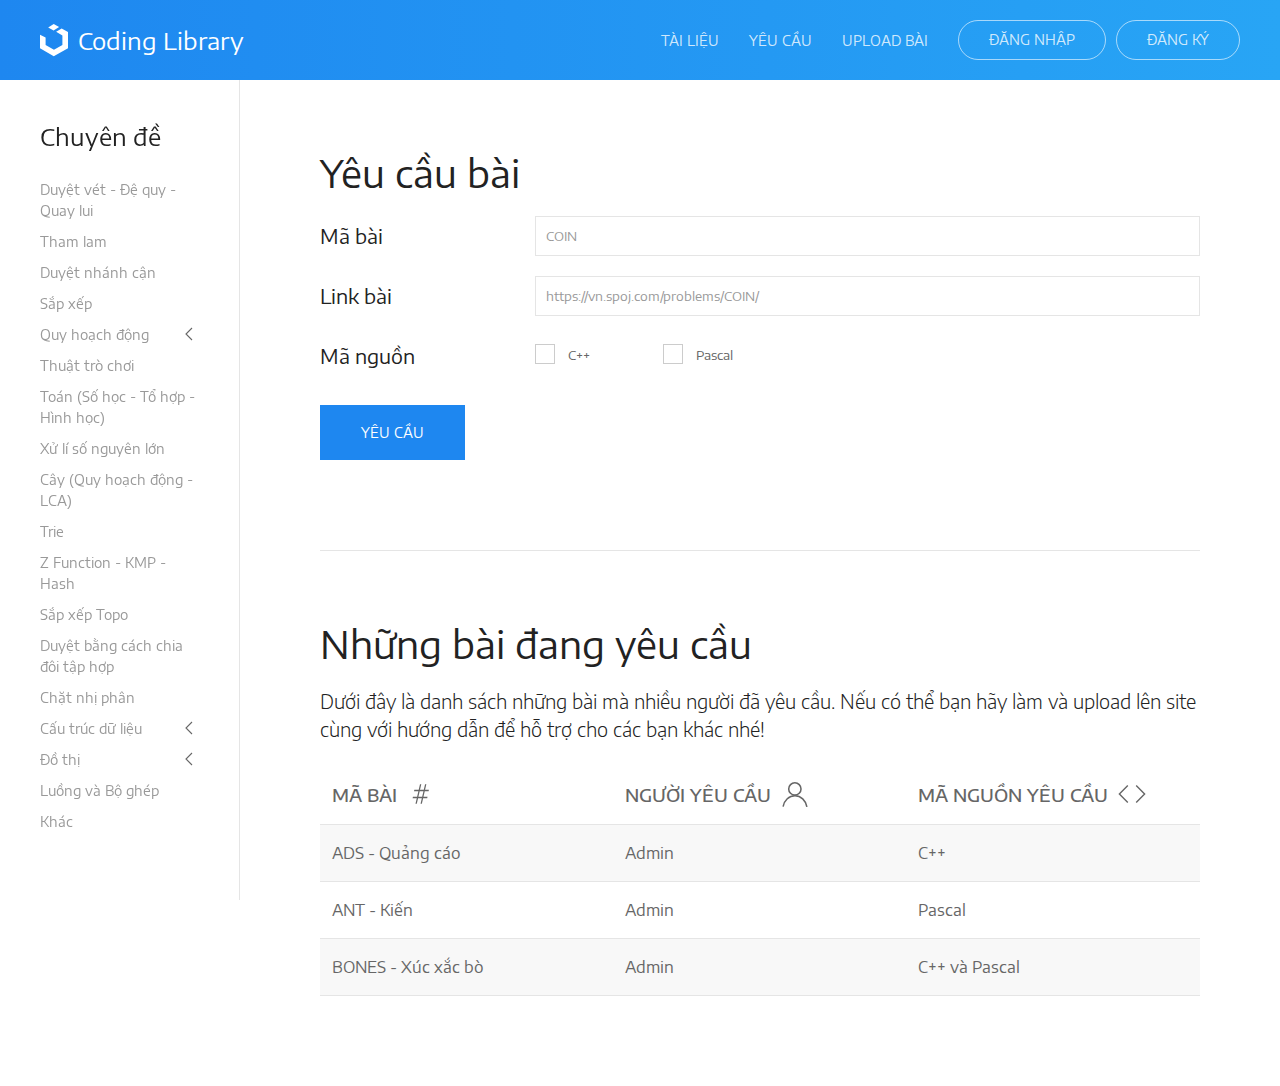
<file: request.html>
<!DOCTYPE html>
<html lang="en">
<head>
    <meta charset="UTF-8">
    <meta name="viewport" content="width=device-width, initial-scale=1">
    <link rel="icon" href="src/favicon.png">
    <title>Home</title>
    <link rel="stylesheet" href="css/uikit-tm.css">
    <script src="js/uikit.js"></script>
    <script src="js/uikit-icons.js"></script>
</head>

<body>
    <div class="uk-offcanvas-content">
        <!-- Navbar -->
        <nav class="uk-navbar-container tm-navbar-container uk-sticky uk-active uk-sticky-fixed" uk-sticky="media: 960">
            <div class="uk-container uk-container-expand">
                <nav class="uk-navbar">
                    <!-- Logo -->
                    <div class="uk-navbar-left">
                        <a class="uk-navbar-item uk-logo" href="index.html"><img uk-svg src="src/uikit-logo.svg" width="28" class="uk-margin-small-right" hidden="true" alt="">Coding Library</a>
                    </div>
                    <!-- Items -->
                    <div class="uk-navbar-right">
                        <ul class="uk-navbar-nav uk-visible@m">
                            <li><a href="document.html">Tài liệu</a></li>
                            <li><a href="#">Yêu cầu</a></li>
                            <li><a href="upload.html">Upload bài</a></li>
                        </ul>
                        <div class="uk-navbar-item uk-visible@m">
                            <a href="signin.html" class="uk-button uk-button-default tm-button-default uk-icon">Đăng nhập</a>
                            <a href="signup.html" class="uk-button uk-button-default tm-button-default uk-icon uk-margin-small-left">Đăng ký</a>
                        </div>
                        <!-- Toggle Icon -->
                        <a uk-navbar-toggle-icon href="#offcanvas" uk-toggle class="uk-navbar-toggle uk-hidden@m uk-navbar-toggle-icon uk-icon"></a>
                    </div>
                </nav>
            </div>
        </nav>
        <!-- Navaside -->
        <aside class="tm-sidebar-left uk-visible@m">
            <h3>Chuyên đề</h3>
            <ul class="uk-nav uk-nav-primary uk-nav-parent-icon tm-nav" id="uk-darkness" uk-nav="multiple: true">
                <li><a href="#">Duyệt vét - Đệ quy - Quay lui</a></li>
                <li><a href="algorithm.html">Tham lam</a></li>
                <li><a href="#">Duyệt nhánh cận</a></li>
                <li><a href="#">Sắp xếp</a></li>
                <li class="uk-parent">
                    <a href="#">Quy hoạch động</a>
                    <ul class="uk-nav-sub" id="uk-darkness">
                        <li><a href="#">Quy hoạch động</a></li>
                        <li><a href="#">Quy hoạch động dùng nhân ma trận</a></li>
                        <li><a href="#">Quy hoạch động - Vị trí cấu hình - Thứ tự từ điển</a></li>
                        <li><a href="#">Quy hoạch động - Dãy con tăng dài nhất</a></li>
                        <li><a href="#">Quy hoạch động trạng thái</a></li>
                    </ul>
                </li>

                <li><a href="#">Thuật trò chơi</a></li>
                <li><a href="#">Toán (Số học - Tổ hợp - Hình học)</a></li>
                <li><a href="#">Xử lí số nguyên lớn</a></li>
                <li><a href="#">Cây (Quy hoạch động - LCA)</a></li>
                <li><a href="#">Trie</a></li>
                <li><a href="#">Z Function - KMP - Hash</a></li>
                <li><a href="#">Sắp xếp Topo</a></li>
                <li><a href="#">Duyệt bằng cách chia đôi tập hợp</a></li>
                <li><a href="#">Chặt nhị phân</a></li>
                <li class="uk-parent">
                    <a href="#">Cấu trúc dữ liệu</a>
                    <ul class="uk-nav-sub" id="uk-darkness">
                        <li><a href="#">Heap (Priority Queue) + BST (Map - Set - Treap)</a></li>
                        <li><a href="#">Stack</a></li>
                        <li><a href="#">Queue</a></li>
                        <li><a href="#">Deque</a></li>
                        <li><a href="#">Binary Indexed Tree (BIT)</a></li>
                        <li><a href="#">Segment Tree (Interval Tree)</a></li>
                        <li><a href="#">Disjoint Set Union (DSU)</a></li>
                    </ul>
                </li>
                <li class="uk-parent">
                    <a href="#">Đồ thị</a>
                    <ul class="uk-nav-sub" id="uk-darkness">
                        <li><a href="#">DFS + BFS</a></li>
                        <li><a href="#">Cây khung (Kruskal - Prim)</a></li>
                        <li><a href="#">Đường đi ngắn nhất (Dijkstra)</a></li>
                        <li><a href="#">Chu trình Euler - Chu trình Hamilton</a></li>
                        <li><a href="#">Thuật toán Tarjan (Cầu khớp - Liên thông mạnh - Song liên thông)</a></li>
                    </ul>
                </li>
                <li><a href="#">Luồng và Bộ ghép</a></li>
                <li><a href="#">Khác</a></li>
            </ul>
        </aside>
        <!-- Content -->
        <div class="tm-main uk-section uk-section-default">
            <div class="uk-container uk-container-expand uk-position-relative">
                <!-- About us -->
                <section>
                    <h1 class="uk-h1 tm-heading-fragment">Yêu cầu bài</h1>
                    <form class="uk-form-horizontal">
                        <div class="uk-margin">
                            <label class="uk-form-label">Mã bài</label>
                            <div class="uk-form-controls">
                                <input class="uk-input" type="text" placeholder="COIN" required>
                            </div>
                        </div>
                        <div class="uk-margin">
                            <label class="uk-form-label">Link bài</label>
                            <div class="uk-form-controls">
                                <input class="uk-input" type="text" placeholder="https://vn.spoj.com/problems/COIN/">
                            </div>
                        </div>
                        <div class="uk-margin">
                            <div class="uk-form-label">Mã nguồn</div>
                            <div class="uk-form-controls" style="padding-top: 10px;">
                                <label><input class="uk-checkbox" type="checkbox">&emsp;C++</label>
                                <label class="uk-margin-large-left"><input class="uk-checkbox" type="checkbox">&emsp;Pascal</label>
                            </div>
                        </div>
                        <button class="uk-button uk-button-primary uk-button-large uk-margin">Yêu cầu</button>
                    </form>
                </section>
                <hr class="uk-margin-large">
                <!-- Table -->
                <section>
                    <h1 class="uk-h1 tm-heading-fragment">Những bài đang yêu cầu</h1>
                    <p class="uk-text-lead uk-text-medium">
                        Dưới đây là danh sách những bài mà nhiều người đã yêu cầu. Nếu có thể bạn hãy làm và upload lên site cùng với hướng dẫn để hỗ trợ cho các bạn khác nhé! <br>
                    </p>
                    <table class="uk-table uk-table-responsive uk-table-divider uk-table-striped uk-table-middle">
                        <thead>
                            <tr>
                                <th class="uk-width-1-3">Mã bài&nbsp;&nbsp;<span uk-icon="icon: hashtag; ratio: 1.4" class="uk-text-bottom"></span></th>
                                <th class="uk-width-1-3">Người yêu cầu&nbsp;&nbsp;<span uk-icon="icon: user; ratio: 1.4" class="uk-text-bottom"></span></th>
                                <th class="uk-margin-0">Mã nguồn yêu cầu&nbsp;&nbsp;<span uk-icon="icon: code; ratio: 1.4" class="uk-text-bottom"></span></th>
                            </tr>
                        </thead>
                        <tbody>
                            <tr>
                                <td><a class="uk-text-table" href="">ADS - Quảng cáo</a></td>
                                <td>Admin</td>
                                <td>C++</td>
                            </tr>
                            <tr>
                                <td><a class="uk-text-table" href="detail.html">ANT - Kiến</a></td>
                                <td>Admin</td>
                                <td>Pascal</td>
                            </tr>
                            <tr>
                                <td><a class="uk-text-table" href="">BONES - Xúc xắc bò</a></td>
                                <td>Admin</td>
                                <td>C++ và Pascal</td>
                            </tr>
                        </tbody>
                    </table>
                </section>
            </div>
        </div>
    </div>
    <div id="offcanvas" class="uk-offcanvas" uk-offcanvas="mode: push; overlay: true">
        <div class="uk-offcanvas-bar">
            <div class="uk-panel">
                <div class="uk-margin-large-bottom" uk-margin>
                    <a class="uk-button uk-button-primary uk-width-1-1" href="signin.html">Đăng nhập</a>
                    <a class="uk-button uk-button-primary uk-width-1-1" href="signup.html">Đăng ký</a>
                </div>
                <div class="uk-darkness">
                    <h5 class="uk-text-uppercase uk-text-center uk-margin-small-top"><a href="document.html">Tài liệu</a></h5>
                    <h5 class="uk-text-uppercase uk-text-center uk-margin-small-top"><a href="#">Yêu cầu</a></h5>
                    <h5 class="uk-text-uppercase uk-text-center uk-margin-small-top"><a href="upload.html">Upload bài</a></h5>
                </div>
                <hr class="uk-margin-large">
                <h3 class="uk-margin-small-top">Chuyên đề</h3>
                <ul class="uk-nav uk-nav-default uk-nav-parent-icon tm-nav" id="uk-darkness" uk-nav="multiple: true">
                    <li><a href="#">Duyệt vét - Đệ quy - Quay lui</a></li>
                    <li><a href="algorithm.html">Tham lam</a></li>
                    <li><a href="#">Duyệt nhánh cận</a></li>
                    <li><a href="#">Sắp xếp</a></li>
                    <li class="uk-parent">
                        <a href="#">Quy hoạch động</a>
                        <ul class="uk-nav-sub" id="uk-darkness">
                            <li><a href="#">Quy hoạch động</a></li>
                            <li><a href="#">Quy hoạch động dùng nhân ma trận</a></li>
                            <li><a href="#">Quy hoạch động - Vị trí cấu hình - Thứ tự từ điển</a></li>
                            <li><a href="#">Quy hoạch động - Dãy con tăng dài nhất</a></li>
                            <li><a href="#">Quy hoạch động trạng thái</a></li>
                        </ul>
                    </li>

                    <li><a href="#">Thuật trò chơi</a></li>
                    <li><a href="#">Toán (Số học - Tổ hợp - Hình học)</a></li>
                    <li><a href="#">Xử lí số nguyên lớn</a></li>
                    <li><a href="#">Cây (Quy hoạch động - LCA)</a></li>
                    <li><a href="#">Trie</a></li>
                    <li><a href="#">Z Function - KMP - Hash</a></li>
                    <li><a href="#">Sắp xếp Topo</a></li>
                    <li><a href="#">Duyệt bằng cách chia đôi tập hợp</a></li>
                    <li><a href="#">Chặt nhị phân</a></li>
                    <li class="uk-parent">
                        <a href="#">Cấu trúc dữ liệu</a>
                        <ul class="uk-nav-sub" id="uk-darkness">
                            <li><a href="#">Heap (Priority Queue) + BST (Map - Set - Treap)</a></li>
                            <li><a href="#">Stack</a></li>
                            <li><a href="#">Queue</a></li>
                            <li><a href="#">Deque</a></li>
                            <li><a href="#">Binary Indexed Tree (BIT)</a></li>
                            <li><a href="#">Segment Tree (Interval Tree)</a></li>
                            <li><a href="#">Disjoint Set Union (DSU)</a></li>
                        </ul>
                    </li>
                    <li class="uk-parent">
                        <a href="#">Đồ thị</a>
                        <ul class="uk-nav-sub" id="uk-darkness">
                            <li><a href="#">DFS + BFS</a></li>
                            <li><a href="#">Cây khung (Kruskal - Prim)</a></li>
                            <li><a href="#">Đường đi ngắn nhất (Dijkstra)</a></li>
                            <li><a href="#">Chu trình Euler - Chu trình Hamilton</a></li>
                            <li><a href="#">Thuật toán Tarjan (Cầu khớp - Liên thông mạnh - Song liên thông)</a></li>
                        </ul>
                    </li>
                    <li><a href="#">Luồng và Bộ ghép</a></li>
                    <li><a href="#">Khác</a></li>
                </ul>
            </div>
        </div>
    </div>
</body>
</html>
</file>
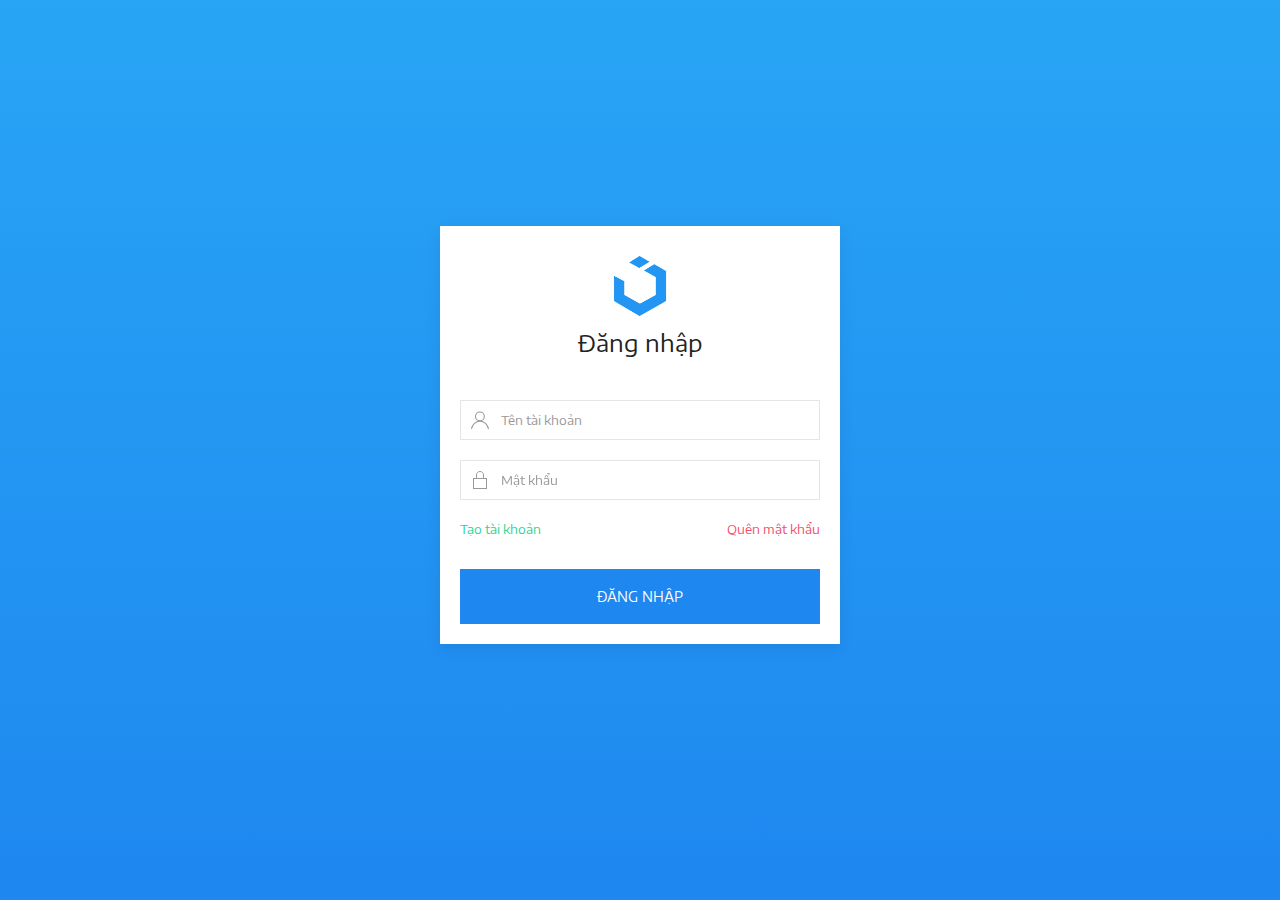
<file: signin.html>
<!DOCTYPE html>
<html lang="en">
<head>
    <meta charset="UTF-8">
    <meta name="viewport" content="width=device-width, initial-scale=1">
    <link rel="icon" href="src/favicon.png">
    <title>Sign In</title>
    <link rel="stylesheet" href="css/uikit-tm.css">
    <script src="js/uikit.js"></script>
    <script src="js/uikit-icons.js"></script>
    <script src="js/jquery-3.3.1.js"></script>
    <script src="js/jquery.validate.js"></script>
    <script type="text/javascript">
        function DirectHomePage() {
            window.location = "index.html";
        }
        $(function() {
            $("#form").validate({
                rules: {
                    txtUserName: {
                        required: true,
                        minlength: 6
                    },
                    txtPassword: {
                        required: true,
                        minlength: 6,
                        maxlength: 10
                    }
                },
                messages: {
                    txtUserName: {
                        required: "Vui lòng điền tên tài khoản",
                        minlength: "Tên tài khoản không được dưới 6 kí tự"
                    },
                    txtPassword: {
                        required: "Vui lòng điền mật khẩu",
                        minlength: "Mật khẩu không được dưới 6 kí tự",
                        maxlength: "Mật khẩu không được quá 10 kí tự"
                    }
                },
                highlight: function(element) {
                    $(element).closest("input").addClass("uk-form-danger").removeClass("uk-form-success");
                },
                unhighlight: function(element) {
                    $(element).closest("input").removeClass("uk-form-danger").addClass("uk-form-success");
                },
                errorClass: "uk-text-danger",
                errorPlacement: function(error, element) {
                    var placement = $(element).data('error');
                    if (placement) {
                        $(placement).append(error)
                    } else {
                        error.insertAfter(element);
                    }
                },
                submitHandler: function(form) {
                    UIkit.notification({
                        message: "Đăng nhập thành công",
                        status: 'success'
                    });
                    setTimeout('DirectHomePage()', 2000);
                },
                invalidHandler: function(form) {
                    UIkit.notification({
                        message: "Đăng nhập không thành công",
                        status: 'danger'
                    });
                }
            });
        });
    </script>
</head>

<body class="uk-form-center">
    <div class="uk-container-smallest uk-align-center">
        <div class="uk-card uk-card-small uk-card-default uk-card-body">
            <img src="src/uikit-logo-blue.png" width="60" class="uk-align-center uk-margin-small-top uk-margin-small-bottom" alt="">
            <h3 class="uk-margin-medium-bottom uk-margin-small-top">Đăng nhập</h3>
            <form action="" class="uk-form-stacked" id="form">
                <div class="uk-margin">
                    <div class="uk-form-controls uk-inline uk-width-1-1">
                        <span class="uk-form-icon" uk-icon="user"></span>
                        <input class="uk-input" type="text" placeholder="Tên tài khoản" name="txtUserName" data-error="#er1">
                    </div>
                    <span id="er1"></span>
                </div>
                <div class="uk-margin">
                    <div class="uk-form-controls uk-inline uk-width-1-1">
                        <span class="uk-form-icon" uk-icon="lock"></span>
                        <input class="uk-input" type="password" placeholder="Mật khẩu" name="txtPassword" data-error="#er2">
                    </div>
                    <span id="er2"></span>
                </div>
                <a class="uk-text-success" href="signup.html">Tạo tài khoản</a>
                <a class="uk-text-danger uk-align-right">Quên mật khẩu</a>
                <button class="uk-button uk-button-primary uk-button-large uk-width-1-1" type="submit">ĐĂNG NHẬP</button>
            </form>
        </div>
    </div>
</body>

</html>
</file>
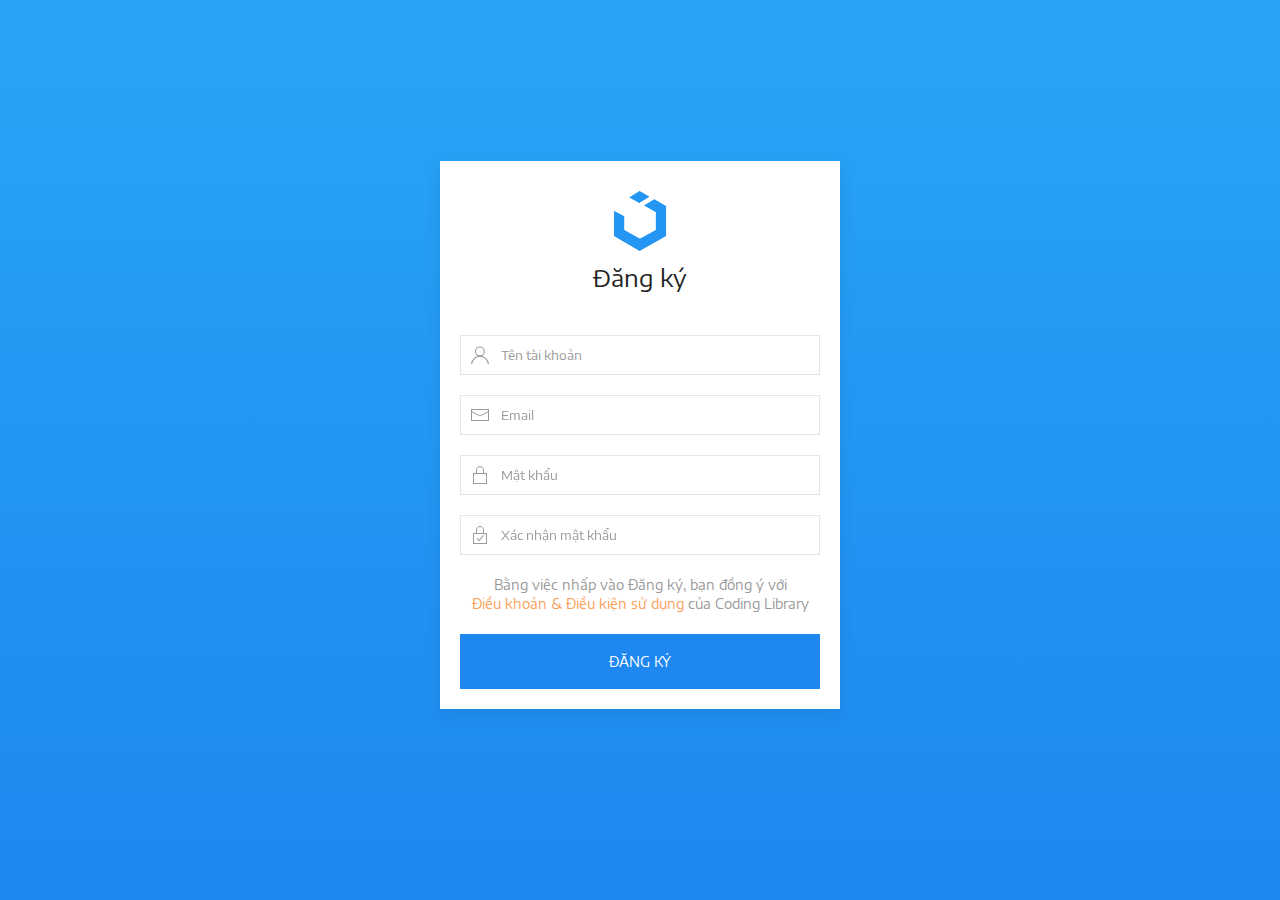
<file: signup.html>
<!DOCTYPE html>
<html lang="en">
<head>
    <meta charset="UTF-8">
    <meta name="viewport" content="width=device-width, initial-scale=1">
    <link rel="icon" href="src/favicon.png">
    <title>Sign Up</title>
    <link rel="stylesheet" href="css/uikit-tm.css">
    <script src="js/uikit.js"></script>
    <script src="js/uikit-icons.js"></script>
    <script src="js/jquery-3.3.1.js"></script>
    <script src="js/jquery.validate.js"></script>
    <script type="text/javascript">
        function DirectHomePage() {
            window.location = "index.html";
        }
        $(function() {
            $("#form").validate({
                rules: {
                    txtUserName: {
                        required: true,
                        minlength: 6
                    },
                    txtEmail: {
                        required: true,
                        email: true,
                        accept: "gmail.com|yahoo.com"
                    },
                    txtPassword: {
                        required: true,
                        minlength: 6,
                        maxlength: 10
                    },
                    txtConfirm: {
                        required: true,
                        minlength: 3,
                        equalTo: "txtPassword"
                    },
                },
                messages: {
                    txtUserName: {
                        required: "Vui lòng điền tên tài khoản",
                        minlength: "Tên tài khoản không được dưới 6 kí tự"
                    },
                    txtEmail: {
                        required: "Vui lòng điền email",
                        accept: "Chỉ chấp nhận gmail và yahoo"
                    },
                    txtPassword: {
                        required: "Vui lòng điền mật khẩu",
                        minlength: "Mật khẩu không được dưới 6 kí tự",
                        maxlength: "Mật khẩu không được quá 10 kí tự"
                    },
                    txtConfirm: {
                        required: "Vui lòng điền lại mật khẩu",
                        equalTo: "Mật khẩu không khớp"
                    }
                },
                highlight: function(element) {
                    $(element).closest("input").addClass("uk-form-danger").removeClass("uk-form-success");
                },
                unhighlight: function(element) {
                    $(element).closest("input").removeClass("uk-form-danger").addClass("uk-form-success");
                },
                errorClass: "uk-text-danger",
                errorPlacement: function(error, element) {
                    var placement = $(element).data('error');
                    if (placement) {
                        $(placement).append(error)
                    } else {
                        error.insertAfter(element);
                    }
                },
                submitHandler: function(form) {
                    UIkit.notification({
                        message: "Đăng nhập thành công",
                        status: 'success'
                    });
                    setTimeout('DirectHomePage()', 2000);
                },
                invalidHandler: function(form) {
                    UIkit.notification({
                        message: "Đăng nhập không thành công",
                        status: 'danger'
                    });
                }
            });
        });

    </script>
</head>

<body class="uk-form-center">
    <div class="uk-container-smallest uk-align-center">
        <div class="uk-card uk-card-small uk-card-default uk-card-body">
            <img src="src/uikit-logo-blue.png" width="60" class="uk-align-center uk-margin-small-top uk-margin-small-bottom" alt="">
            <h3 class="uk-margin-medium-bottom uk-margin-small-top">Đăng ký</h3>
            <form action="" class="uk-form-stacked" id="form">
                <div class="uk-margin">
                    <div class="uk-form-controls uk-inline uk-width-1-1">
                        <span class="uk-form-icon" uk-icon="user"></span>
                        <input class="uk-input" type="text" placeholder="Tên tài khoản" name="txtUserName" data-error="#er1">
                    </div>
                    <span id="er1"></span>
                </div>
                <div class="uk-margin">
                    <div class="uk-form-controls uk-inline uk-width-1-1">
                        <span class="uk-form-icon" uk-icon="mail"></span>
                        <input class="uk-input" type="text" placeholder="Email" name="txtEmail" data-error="#er2">
                    </div>
                    <span id="er2"></span>
                </div>
                <div class="uk-margin">
                    <div class="uk-form-controls uk-inline uk-width-1-1">
                        <span class="uk-form-icon" uk-icon="lock"></span>
                        <input class="uk-input" type="password" placeholder="Mật khẩu" name="txtPassword" data-error="#er3">
                    </div>
                    <span id="er3"></span>
                </div>
                <div class="uk-margin">
                    <div class="uk-form-controls uk-inline uk-width-1-1">
                        <span class="uk-form-icon" uk-icon="lockconfirm"></span>
                        <input class="uk-input" type="password" placeholder="Xác nhận mật khẩu" name="txtConfirm" data-error="#er4">
                    </div>
                    <span id="er4"></span>
                </div>
                <p class="uk-text-meta uk-text-center">
                    Bằng việc nhấp vào Đăng ký, bạn đồng ý với <br><a class="uk-text-warning" href="">Điều khoản & Điều kiện sử dụng</a> của Coding Library
                </p>
                <button class="uk-button uk-button-primary uk-button-large uk-width-1-1" type="submit">ĐĂNG KÝ</button>
            </form>
        </div>
    </div>
</body>

</html>
</file>
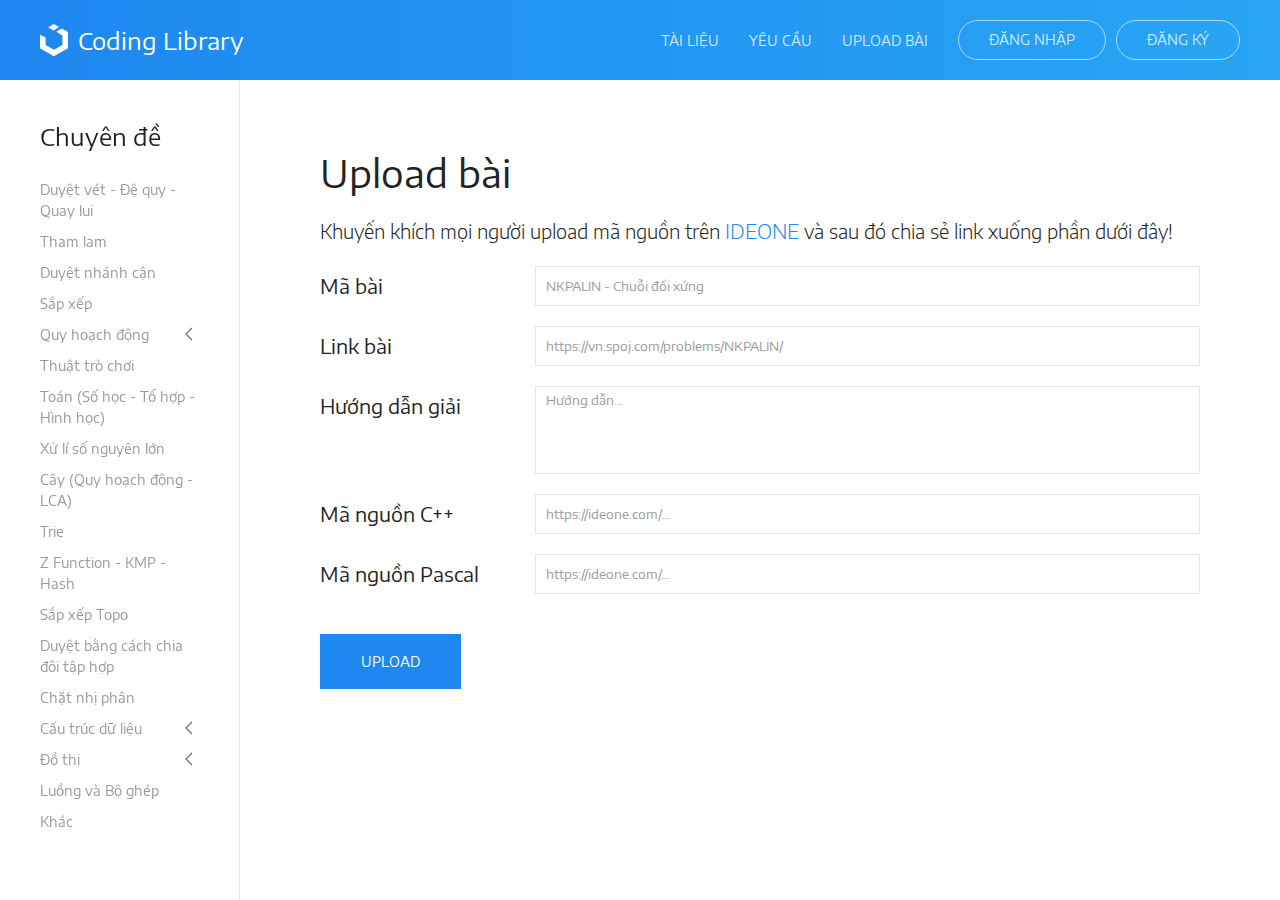
<file: upload.html>
<!DOCTYPE html>
<html lang="en">
<head>
    <meta charset="UTF-8">
    <meta name="viewport" content="width=device-width, initial-scale=1">
    <link rel="icon" href="src/favicon.png">
    <title>Home</title>
    <link rel="stylesheet" href="css/uikit-tm.css">
    <script src="js/uikit.js"></script>
    <script src="js/uikit-icons.js"></script>
</head>

<body>
    <div class="uk-offcanvas-content">
        <!-- Navbar -->
        <nav class="uk-navbar-container tm-navbar-container uk-sticky uk-active uk-sticky-fixed" uk-sticky="media: 960">
            <div class="uk-container uk-container-expand">
                <nav class="uk-navbar">
                    <!-- Logo -->
                    <div class="uk-navbar-left">
                        <a class="uk-navbar-item uk-logo" href="index.html"><img uk-svg src="src/uikit-logo.svg" width="28" class="uk-margin-small-right" hidden="true" alt="">Coding Library</a>
                    </div>
                    <!-- Items -->
                    <div class="uk-navbar-right">
                        <ul class="uk-navbar-nav uk-visible@m">
                            <li><a href="document.html">Tài liệu</a></li>
                            <li><a href="request.html">Yêu cầu</a></li>
                            <li><a href="#">Upload bài</a></li>
                        </ul>
                        <div class="uk-navbar-item uk-visible@m">
                            <a href="signin.html" class="uk-button uk-button-default tm-button-default uk-icon">Đăng nhập</a>
                            <a href="signup.html" class="uk-button uk-button-default tm-button-default uk-icon uk-margin-small-left">Đăng ký</a>
                        </div>
                        <!-- Toggle Icon -->
                        <a uk-navbar-toggle-icon href="#offcanvas" uk-toggle class="uk-navbar-toggle uk-hidden@m uk-navbar-toggle-icon uk-icon"></a>
                    </div>
                </nav>
            </div>
        </nav>
        <!-- Navaside -->
        <aside class="tm-sidebar-left uk-visible@m">
            <h3>Chuyên đề</h3>
            <ul class="uk-nav uk-nav-primary uk-nav-parent-icon tm-nav" id="uk-darkness" uk-nav="multiple: true">
                <li><a href="#">Duyệt vét - Đệ quy - Quay lui</a></li>
                <li><a href="algorithm.html">Tham lam</a></li>
                <li><a href="#">Duyệt nhánh cận</a></li>
                <li><a href="#">Sắp xếp</a></li>
                <li class="uk-parent">
                    <a href="#">Quy hoạch động</a>
                    <ul class="uk-nav-sub" id="uk-darkness">
                        <li><a href="#">Quy hoạch động</a></li>
                        <li><a href="#">Quy hoạch động dùng nhân ma trận</a></li>
                        <li><a href="#">Quy hoạch động - Vị trí cấu hình - Thứ tự từ điển</a></li>
                        <li><a href="#">Quy hoạch động - Dãy con tăng dài nhất</a></li>
                        <li><a href="#">Quy hoạch động trạng thái</a></li>
                    </ul>
                </li>

                <li><a href="#">Thuật trò chơi</a></li>
                <li><a href="#">Toán (Số học - Tổ hợp - Hình học)</a></li>
                <li><a href="#">Xử lí số nguyên lớn</a></li>
                <li><a href="#">Cây (Quy hoạch động - LCA)</a></li>
                <li><a href="#">Trie</a></li>
                <li><a href="#">Z Function - KMP - Hash</a></li>
                <li><a href="#">Sắp xếp Topo</a></li>
                <li><a href="#">Duyệt bằng cách chia đôi tập hợp</a></li>
                <li><a href="#">Chặt nhị phân</a></li>
                <li class="uk-parent">
                    <a href="#">Cấu trúc dữ liệu</a>
                    <ul class="uk-nav-sub" id="uk-darkness">
                        <li><a href="#">Heap (Priority Queue) + BST (Map - Set - Treap)</a></li>
                        <li><a href="#">Stack</a></li>
                        <li><a href="#">Queue</a></li>
                        <li><a href="#">Deque</a></li>
                        <li><a href="#">Binary Indexed Tree (BIT)</a></li>
                        <li><a href="#">Segment Tree (Interval Tree)</a></li>
                        <li><a href="#">Disjoint Set Union (DSU)</a></li>
                    </ul>
                </li>
                <li class="uk-parent">
                    <a href="#">Đồ thị</a>
                    <ul class="uk-nav-sub" id="uk-darkness">
                        <li><a href="#">DFS + BFS</a></li>
                        <li><a href="#">Cây khung (Kruskal - Prim)</a></li>
                        <li><a href="#">Đường đi ngắn nhất (Dijkstra)</a></li>
                        <li><a href="#">Chu trình Euler - Chu trình Hamilton</a></li>
                        <li><a href="#">Thuật toán Tarjan (Cầu khớp - Liên thông mạnh - Song liên thông)</a></li>
                    </ul>
                </li>
                <li><a href="#">Luồng và Bộ ghép</a></li>
                <li><a href="#">Khác</a></li>
            </ul>
        </aside>
        <!-- Content -->
        <div class="tm-main uk-section uk-section-default">
            <div class="uk-container uk-container-expand uk-position-relative">
                <!-- About us -->
                <section>
                    <h1 class="uk-h1 tm-heading-fragment">Upload bài</h1>
                    <p class="uk-text-lead uk-text-medium">
                        Khuyến khích mọi người upload mã nguồn trên <a href="https://ideone.com/" class="uk-button uk-button-text uk-button-text-link">Ideone</a> và sau đó chia sẻ link xuống phần dưới đây! <br>
                    </p>
                    <form class="uk-form-horizontal">
                        <div class="uk-margin">
                            <label class="uk-form-label">Mã bài</label>
                            <div class="uk-form-controls">
                                <input class="uk-input" type="text" placeholder="NKPALIN - Chuỗi đối xứng">
                            </div>
                        </div>
                        <div class="uk-margin">
                            <label class="uk-form-label">Link bài</label>
                            <div class="uk-form-controls">
                                <input class="uk-input" type="text" placeholder="https://vn.spoj.com/problems/NKPALIN/">
                            </div>
                        </div>
                        <div class="uk-margin">
                            <label class="uk-form-label">Hướng dẫn giải</label>
                            <div class="uk-form-controls">
                                <textarea cols="30" rows="4" placeholder="Hướng dẫn..." class="uk-textarea uk-textarea-auto"></textarea>
                            </div>
                        </div>
                        <div class="uk-margin">
                            <label class="uk-form-label">Mã nguồn C++</label>
                            <div class="uk-form-controls">
                                <input class="uk-input" type="text" placeholder="https://ideone.com/...">
                            </div>
                        </div>
                        <div class="uk-margin">
                            <label class="uk-form-label">Mã nguồn Pascal</label>
                            <div class="uk-form-controls">
                                <input class="uk-input" type="text" placeholder="https://ideone.com/...">
                            </div>
                        </div>
                        <button class="uk-button uk-button-primary uk-button-large uk-margin">Upload</button>
                    </form>
                </section>
            </div>
        </div>
    </div>
    <div id="offcanvas" class="uk-offcanvas" uk-offcanvas="mode: push; overlay: true">
        <div class="uk-offcanvas-bar">
            <div class="uk-panel">
                <div class="uk-margin-large-bottom" uk-margin>
                    <a class="uk-button uk-button-primary uk-width-1-1" href="signin.html">Đăng nhập</a>
                    <a class="uk-button uk-button-primary uk-width-1-1" href="signup.html">Đăng ký</a>
                </div>
                <div class="uk-darkness">
                    <h5 class="uk-text-uppercase uk-text-center uk-margin-small-top"><a href="document.html">Tài liệu</a></h5>
                    <h5 class="uk-text-uppercase uk-text-center uk-margin-small-top"><a href="request.html">Yêu cầu</a></h5>
                    <h5 class="uk-text-uppercase uk-text-center uk-margin-small-top"><a href="#">Upload bài</a></h5>
                </div>
                <hr class="uk-margin-large">
                <h3 class="uk-margin-small-top">Chuyên đề</h3>
                <ul class="uk-nav uk-nav-default uk-nav-parent-icon tm-nav" id="uk-darkness" uk-nav="multiple: true">
                    <li><a href="#">Duyệt vét - Đệ quy - Quay lui</a></li>
                    <li><a href="algorithm.html">Tham lam</a></li>
                    <li><a href="#">Duyệt nhánh cận</a></li>
                    <li><a href="#">Sắp xếp</a></li>
                    <li class="uk-parent">
                        <a href="#">Quy hoạch động</a>
                        <ul class="uk-nav-sub" id="uk-darkness">
                            <li><a href="#">Quy hoạch động</a></li>
                            <li><a href="#">Quy hoạch động dùng nhân ma trận</a></li>
                            <li><a href="#">Quy hoạch động - Vị trí cấu hình - Thứ tự từ điển</a></li>
                            <li><a href="#">Quy hoạch động - Dãy con tăng dài nhất</a></li>
                            <li><a href="#">Quy hoạch động trạng thái</a></li>
                        </ul>
                    </li>

                    <li><a href="#">Thuật trò chơi</a></li>
                    <li><a href="#">Toán (Số học - Tổ hợp - Hình học)</a></li>
                    <li><a href="#">Xử lí số nguyên lớn</a></li>
                    <li><a href="#">Cây (Quy hoạch động - LCA)</a></li>
                    <li><a href="#">Trie</a></li>
                    <li><a href="#">Z Function - KMP - Hash</a></li>
                    <li><a href="#">Sắp xếp Topo</a></li>
                    <li><a href="#">Duyệt bằng cách chia đôi tập hợp</a></li>
                    <li><a href="#">Chặt nhị phân</a></li>
                    <li class="uk-parent">
                        <a href="#">Cấu trúc dữ liệu</a>
                        <ul class="uk-nav-sub" id="uk-darkness">
                            <li><a href="#">Heap (Priority Queue) + BST (Map - Set - Treap)</a></li>
                            <li><a href="#">Stack</a></li>
                            <li><a href="#">Queue</a></li>
                            <li><a href="#">Deque</a></li>
                            <li><a href="#">Binary Indexed Tree (BIT)</a></li>
                            <li><a href="#">Segment Tree (Interval Tree)</a></li>
                            <li><a href="#">Disjoint Set Union (DSU)</a></li>
                        </ul>
                    </li>
                    <li class="uk-parent">
                        <a href="#">Đồ thị</a>
                        <ul class="uk-nav-sub" id="uk-darkness">
                            <li><a href="#">DFS + BFS</a></li>
                            <li><a href="#">Cây khung (Kruskal - Prim)</a></li>
                            <li><a href="#">Đường đi ngắn nhất (Dijkstra)</a></li>
                            <li><a href="#">Chu trình Euler - Chu trình Hamilton</a></li>
                            <li><a href="#">Thuật toán Tarjan (Cầu khớp - Liên thông mạnh - Song liên thông)</a></li>
                        </ul>
                    </li>
                    <li><a href="#">Luồng và Bộ ghép</a></li>
                    <li><a href="#">Khác</a></li>
                </ul>
            </div>
        </div>
    </div>
</body>
</html>
</file>
